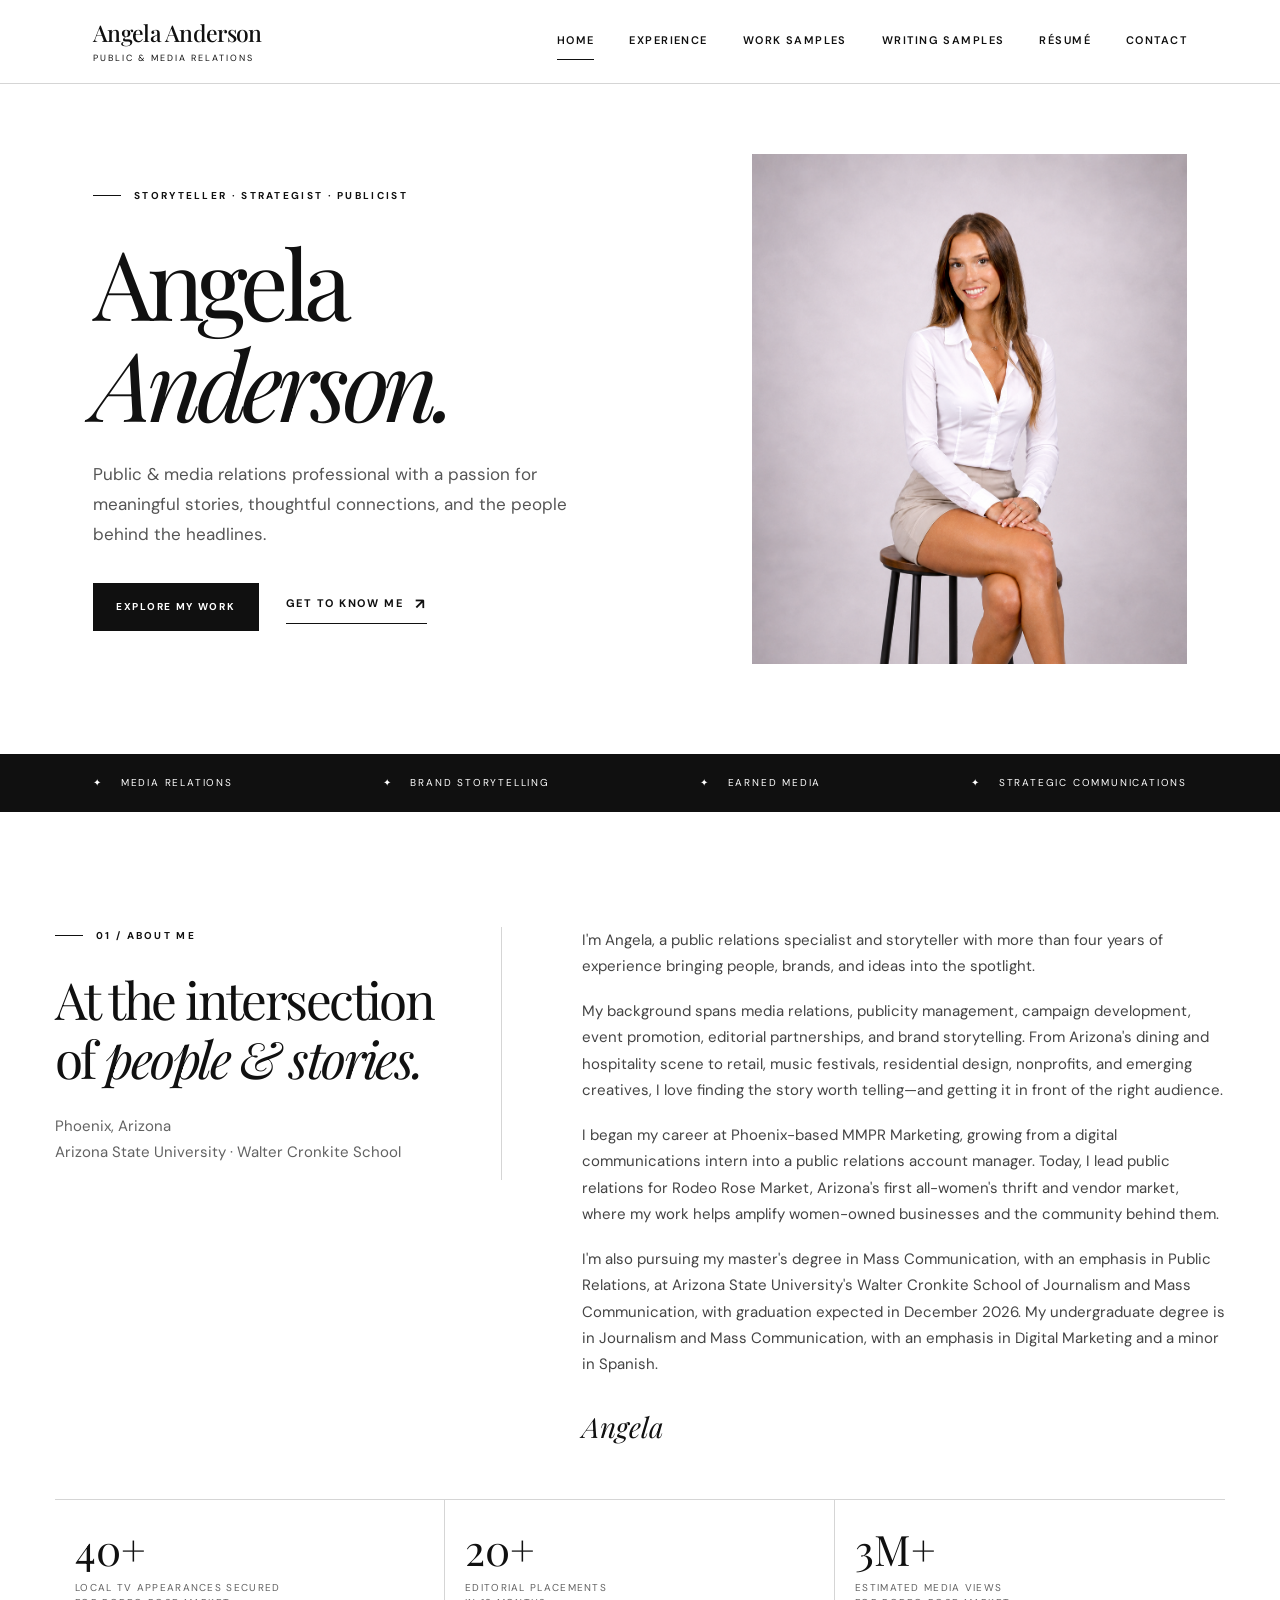
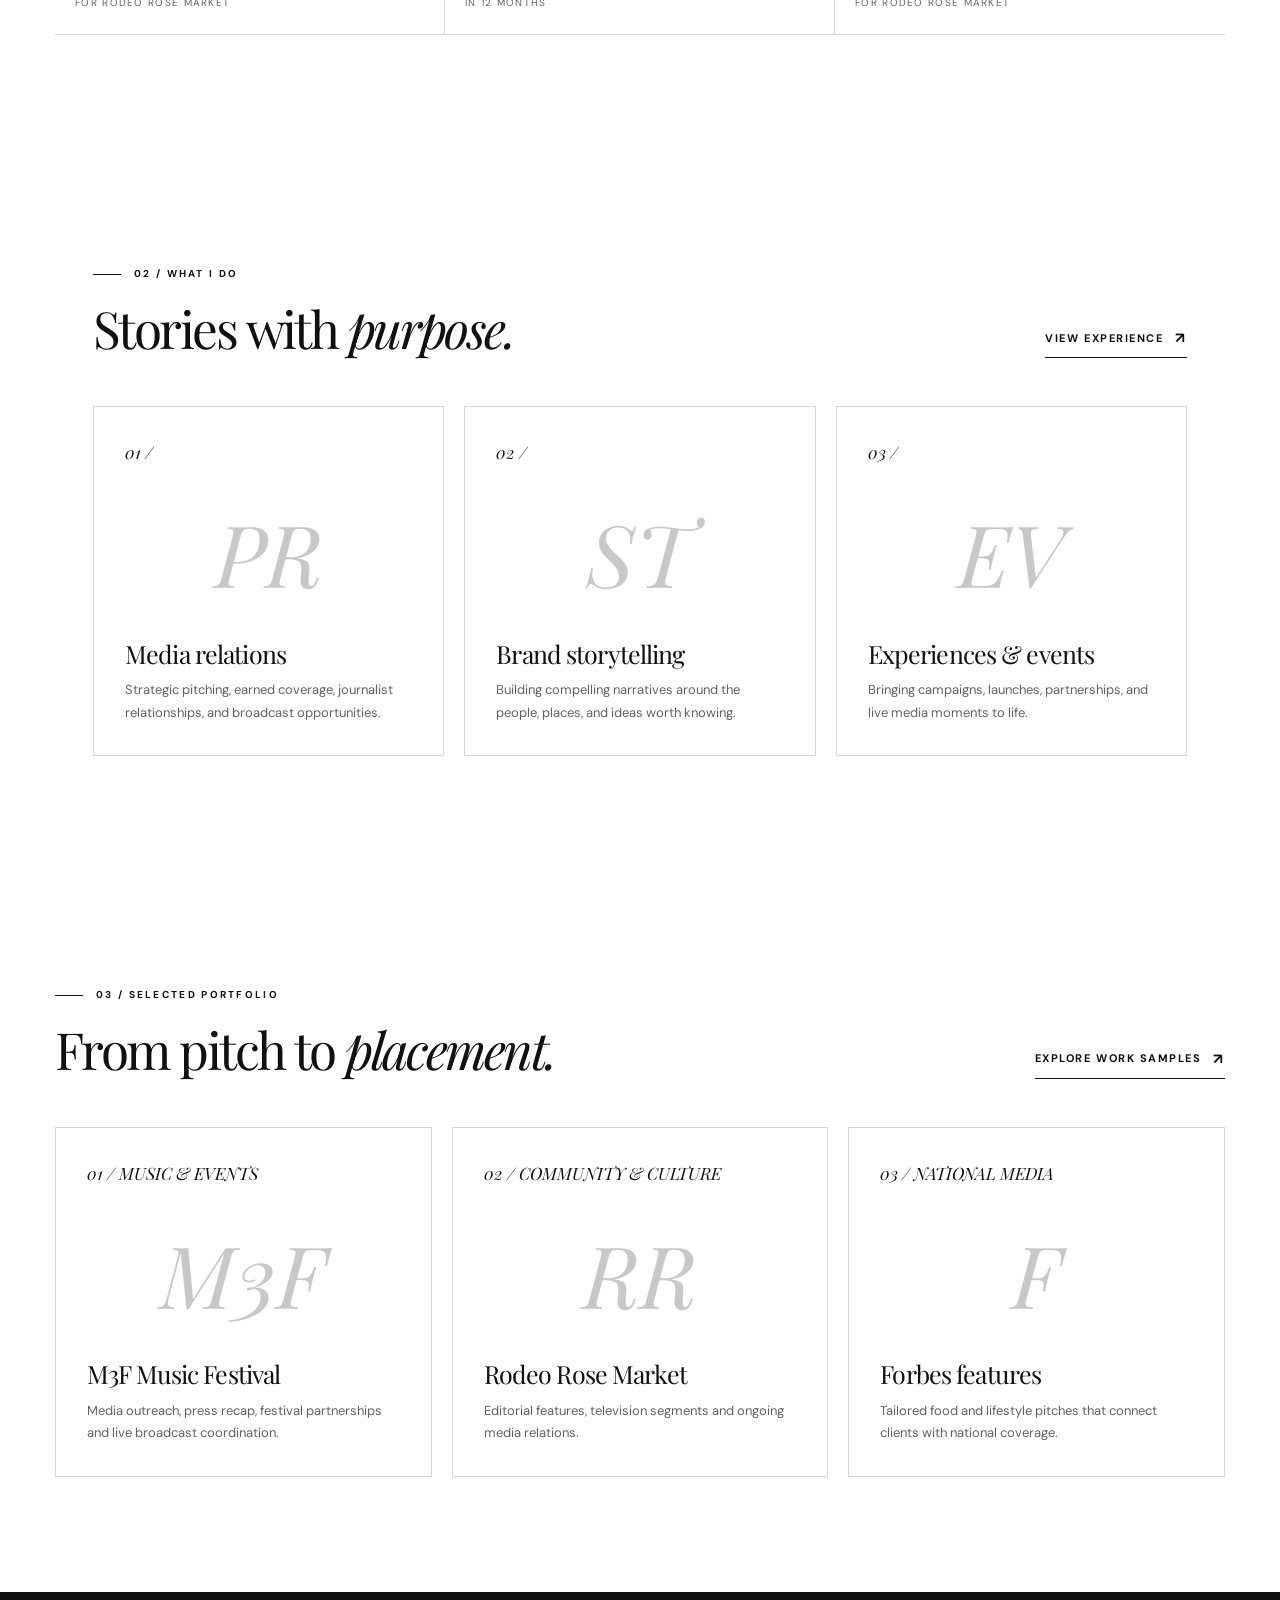
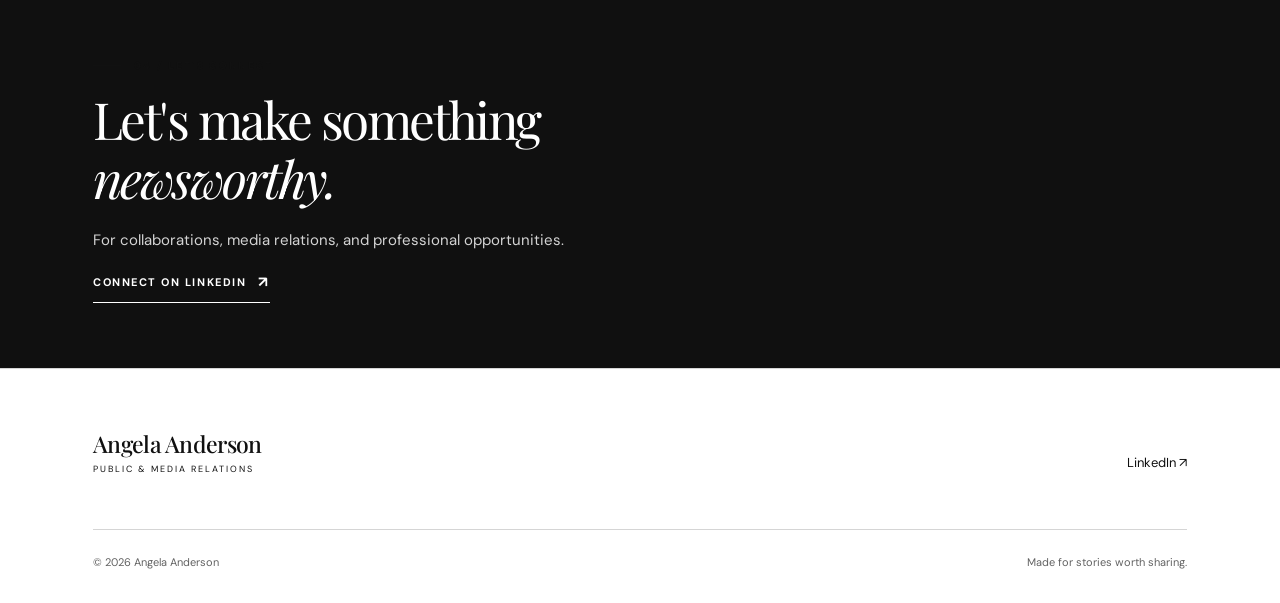
<file: index.html>
<!doctype html>
<html lang="en">

<head>
  <meta charset="utf-8">
  <meta name="viewport" content="width=device-width, initial-scale=1">

  <meta name="description" content="Portfolio of Angela Anderson, public and media relations professional specializing in storytelling, publicity, and earned media.">

  <title>Angela Anderson | Public & Media Relations</title>

  <link rel="stylesheet" href="styles.css">

  <style>
    /* Homepage portrait overrides */

    .hero-art.hero-photo {
      height: 510px;
      min-height: 0;
      aspect-ratio: auto;
      background: transparent !important;
      border: none !important;
      padding: 0 !important;
      overflow: hidden;
      position: relative;
    }

    .hero-art.hero-photo::before,
    .hero-art.hero-photo::after {
      content: none !important;
      display: none !important;
    }

    .hero-art.hero-photo img {
      display: block;
      width: 100%;
      height: 100%;
      object-fit: cover;
      object-position: center top;
    }

    @media (max-width: 600px) {
      .hero-art.hero-photo {
        height: 400px;
      }
    }
  </style>
</head>

<body>

  <!-- HEADER -->
  <header class="site-header">
    <nav class="nav container" aria-label="Main navigation">

      <a class="brand" href="index.html">
        <strong>Angela Anderson</strong>
        <span>Public & Media Relations</span>
      </a>

      <button
        class="menu-toggle"
        aria-label="Open navigation"
        aria-expanded="false">
        ☰
      </button>

   
<div class="nav-links">
  <a aria-current="page" href="index.html">Home</a>
  <a href="experience.html">Experience</a>
  <a href="work.html">Work Samples</a>
  <a href="writing.html">Writing Samples</a>
  <a href="resume.html">Résumé</a>
  <a href="#contact">Contact</a>
</div>
    </nav>
  </header>

  <main>

    <!-- HOMEPAGE HERO -->
    <section class="hero container">

      <div class="hero-copy">

        <div class="eyebrow">
          Storyteller · Strategist · Publicist
        </div>

        <h1>
          Angela<br>
          <span class="italic">Anderson.</span>
        </h1>

        <p>
          Public & media relations professional with a passion
          for meaningful stories, thoughtful connections,
          and the people behind the headlines.
        </p>

        <div class="hero-links">
          <a class="btn" href="work.html">
            Explore my work
          </a>

          <a class="text-link" href="#about">
            Get to know me
          </a>
        </div>

      </div>

      <!-- ANGELA'S PORTRAIT -->
      <div class="hero-art hero-photo">
        <img
          src="AngelaFullLength.png"
          alt="Angela Anderson"
          width="800"
          height="1000"
        >
      </div>

    </section>
    <!-- END HOMEPAGE HERO -->


    <!-- MARQUEE -->
    <div class="marquee">
      <div class="container marquee-inner">
        <span>Media Relations</span>
        <span>Brand Storytelling</span>
        <span>Earned Media</span>
        <span>Strategic Communications</span>
      </div>
    </div>


    <!-- ABOUT ME -->
    <section class="section container" id="about">

      <div class="about-grid">

        <div class="about-side">

          <div class="eyebrow">01 / About me</div>

          <h2>
            At the intersection of
            <span class="italic">people & stories.</span>
          </h2>

          <p class="muted">
            Phoenix, Arizona<br>
            Arizona State University · Walter Cronkite School
          </p>

        </div>

        <div class="about-copy">

          <p>
            I'm Angela, a public relations specialist and storyteller
            with more than four years of experience bringing people,
            brands, and ideas into the spotlight.
          </p>

          <p>
            My background spans media relations, publicity management,
            campaign development, event promotion, editorial partnerships,
            and brand storytelling. From Arizona's dining and hospitality
            scene to retail, music festivals, residential design,
            nonprofits, and emerging creatives, I love finding the story
            worth telling—and getting it in front of the right audience.
          </p>

          <p>
            I began my career at Phoenix-based MMPR Marketing, growing
            from a digital communications intern into a public relations
            account manager. Today, I lead public relations for Rodeo
            Rose Market, Arizona's first all-women's thrift and vendor
            market, where my work helps amplify women-owned businesses
            and the community behind them.
          </p>

          <p>
            I'm also pursuing my master's degree in Mass Communication,
            with an emphasis in Public Relations, at Arizona State
            University's Walter Cronkite School of Journalism and Mass
            Communication, with graduation expected in December 2026.
            My undergraduate degree is in Journalism and Mass
            Communication, with an emphasis in Digital Marketing and
            a minor in Spanish.
          </p>

          <div class="signature">Angela</div>

        </div>

      </div>


      <!-- MEDIA RESULTS -->
      <div class="stats">

        <div class="stat">
          <strong>40+</strong>
          <span>
            Local TV appearances secured<br>
            for Rodeo Rose Market
          </span>
        </div>

        <div class="stat">
          <strong>20+</strong>
          <span>
            Editorial placements<br>
            in 12 months
          </span>
        </div>

        <div class="stat">
          <strong>3M+</strong>
          <span>
            Estimated media views<br>
            for Rodeo Rose Market
          </span>
        </div>

      </div>

    </section>


    <!-- WHAT I DO -->
    <section class="section alt">

      <div class="container">

        <div class="section-top">

          <div>
            <div class="eyebrow">02 / What I do</div>
            <h2>
              Stories with <span class="italic">purpose.</span>
            </h2>
          </div>

          <a class="text-link" href="experience.html">
            View experience
          </a>

        </div>


        <div class="project-grid">

          <article class="project">
            <span class="index">01 /</span>
            <div class="motif">PR</div>

            <h3>Media relations</h3>

            <p>
              Strategic pitching, earned coverage, journalist
              relationships, and broadcast opportunities.
            </p>
          </article>

          <article class="project">
            <span class="index">02 /</span>
            <div class="motif">ST</div>

            <h3>Brand storytelling</h3>

            <p>
              Building compelling narratives around the people,
              places, and ideas worth knowing.
            </p>
          </article>

          <article class="project">
            <span class="index">03 /</span>
            <div class="motif">EV</div>

            <h3>Experiences & events</h3>

            <p>
              Bringing campaigns, launches, partnerships,
              and live media moments to life.
            </p>
          </article>

        </div>

      </div>

    </section>


    <!-- FEATURED WORK -->
    <section class="section container" id="featured">

      <div class="section-top">

        <div>
          <div class="eyebrow">03 / Selected portfolio</div>

          <h2>
            From pitch to <span class="italic">placement.</span>
          </h2>
        </div>

        <a class="text-link" href="work.html">
          Explore work samples
        </a>

      </div>


      <div class="project-grid">

        <a class="project" href="work.html#m3f">
          <span class="index">01 / MUSIC & EVENTS</span>
          <div class="motif">M3F</div>

          <h3>M3F Music Festival</h3>

          <p>
            Media outreach, press recap, festival partnerships
            and live broadcast coordination.
          </p>
        </a>

        <a class="project" href="work.html#rodeo">
          <span class="index">02 / COMMUNITY & CULTURE</span>
          <div class="motif">RR</div>

          <h3>Rodeo Rose Market</h3>

          <p>
            Editorial features, television segments
            and ongoing media relations.
          </p>
        </a>

        <a class="project" href="work.html#forbes">
          <span class="index">03 / NATIONAL MEDIA</span>
          <div class="motif">F</div>

          <h3>Forbes features</h3>

          <p>
            Tailored food and lifestyle pitches that connect
            clients with national coverage.
          </p>
        </a>

      </div>

    </section>


    <!-- CONTACT -->
    <section class="contact-strip" id="contact">

      <div class="container">

        <div class="eyebrow">04 / Let's connect</div>

        <h2>
          Let's make something <i>newsworthy.</i>
        </h2>

        <p>
          For collaborations, media relations,
          and professional opportunities.
        </p>

        <a
          class="text-link"
          href="https://www.linkedin.com/in/angelaandersonr"
          target="_blank"
          rel="noopener noreferrer">
          Connect on LinkedIn
        </a>

      </div>

    </section>

  </main>


  <!-- FOOTER -->
  <footer class="footer">

    <div class="container">

      <div class="footer-main">

        <div>
          <a class="brand" href="index.html">
            <strong>Angela Anderson</strong>
            <span>Public & Media Relations</span>
          </a>
        </div>

        <div class="footer-contact">

          
          </a>

          <a
            href="https://www.linkedin.com/in/angelaandersonr"
            target="_blank"
            rel="noopener noreferrer">
            LinkedIn ↗
          </a>

        </div>

      </div>

      <div class="footer-bottom">
        <span>© 2026 Angela Anderson</span>
        <span>Made for stories worth sharing.</span>
      </div>

    </div>

  </footer>

  <script src="script.js"></script>

</body>
</html>
</file>
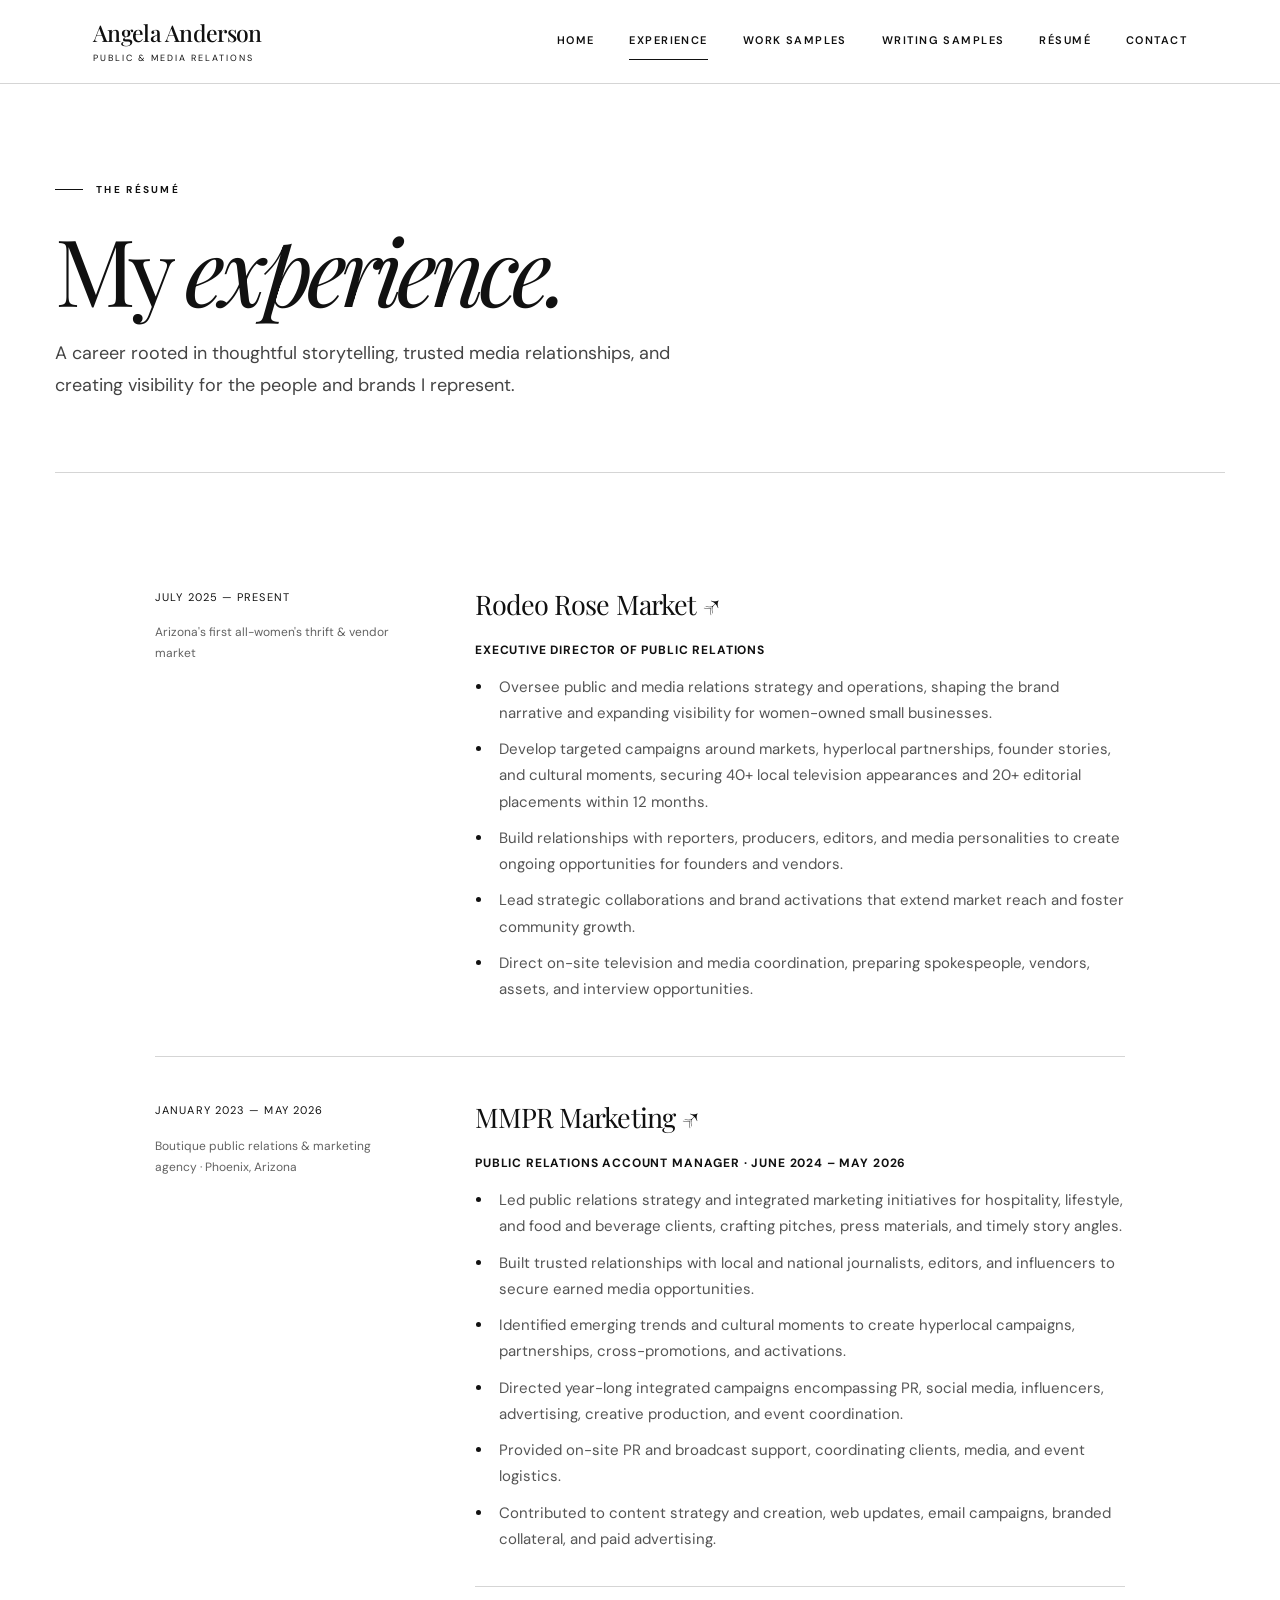
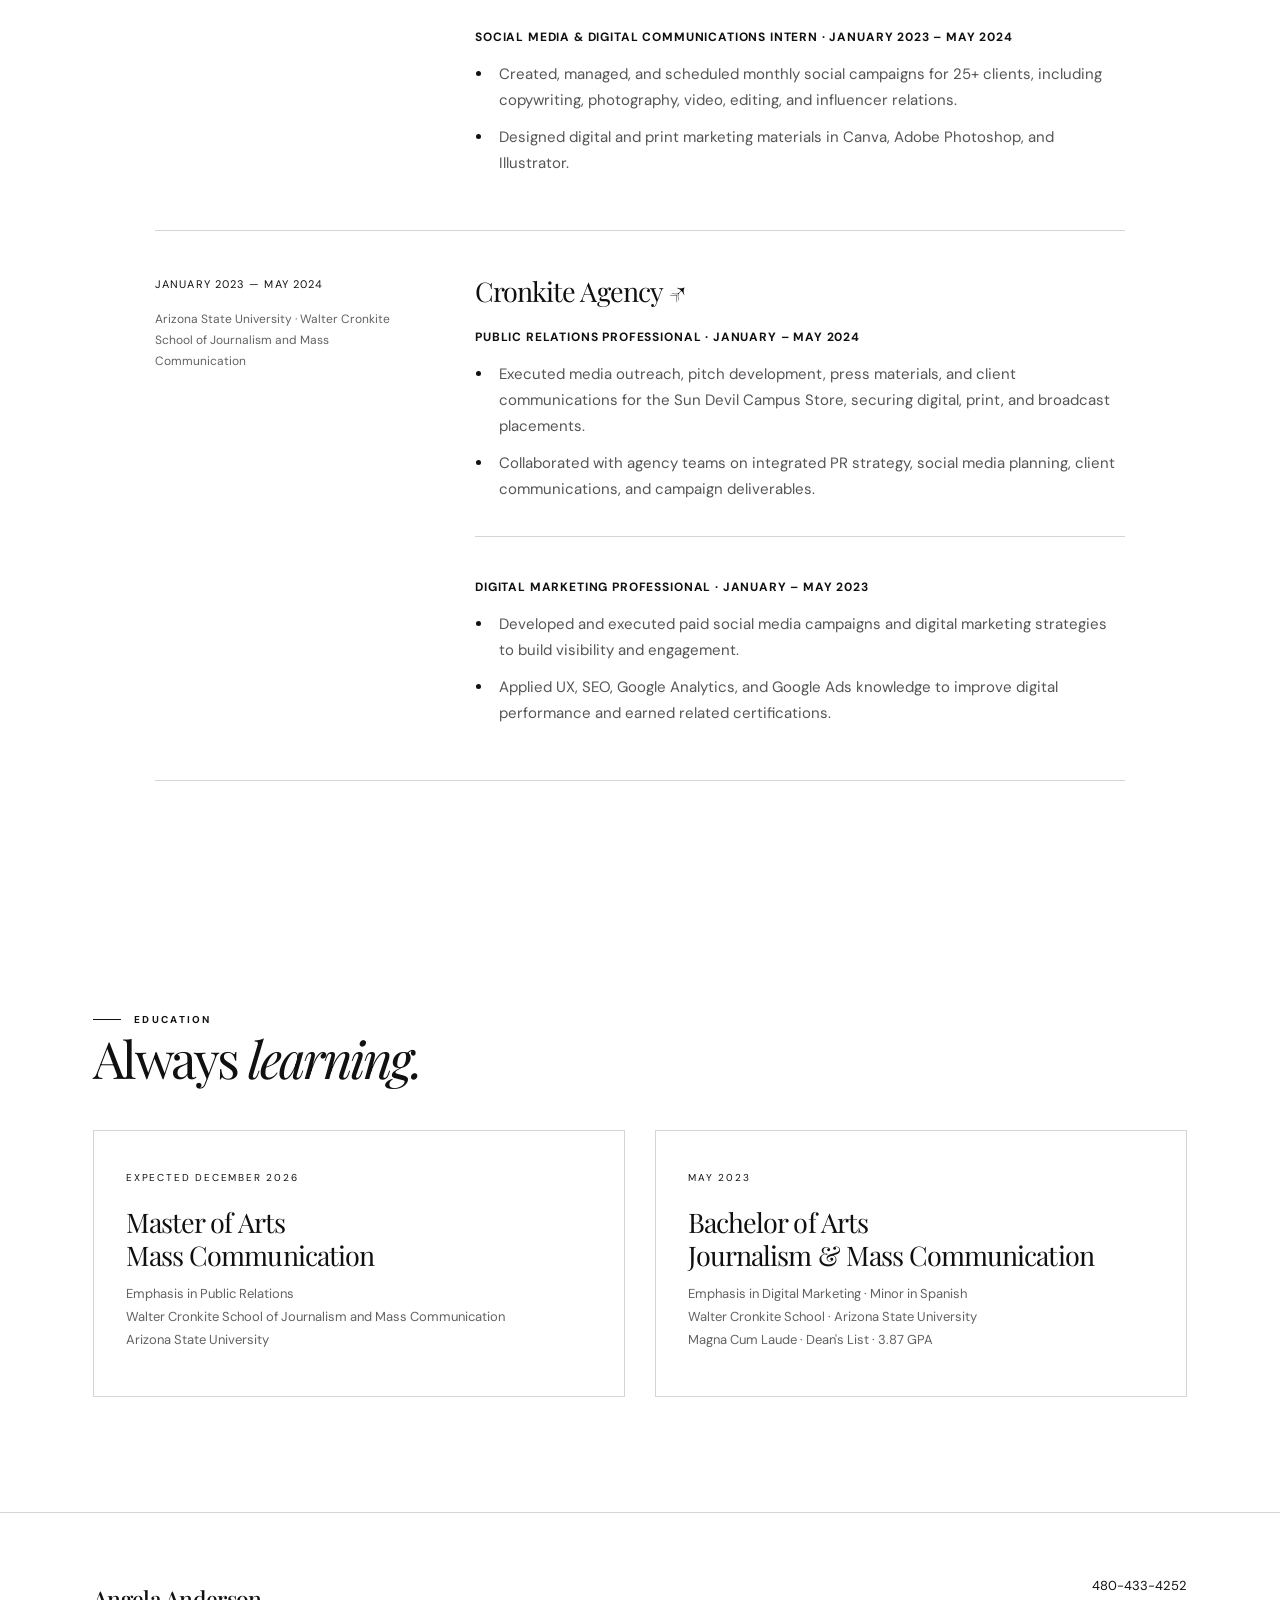
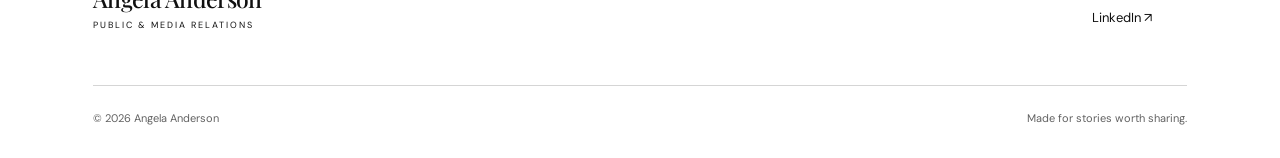
<file: experience.html>
<!doctype html><html lang="en"><head><meta charset="utf-8"><meta name="viewport" content="width=device-width,initial-scale=1"><meta name="description" content="Professional experience and education of Angela Anderson."><title>Experience | Angela Anderson</title><link rel="stylesheet" href="styles.css"></head><body><header class="site-header"><nav class="nav container" aria-label="Main navigation"><a class="brand" href="index.html"><strong>Angela Anderson</strong><span>Public & Media Relations</span></a><button class="menu-toggle" aria-label="Open navigation" aria-expanded="false">☰</button><div class="nav-links"><a href="index.html">Home</a><a aria-current="page" href="experience.html">Experience</a><a href="work.html">Work Samples</a><a href="writing.html">Writing Samples</a> <a href="resume.html">Résumé</a> <a href="index.html#contact">Contact</a></div></nav></header><main><section class="page-hero container"><div class="eyebrow">The résumé</div><h1>My <span class="italic">experience.</span></h1><p class="lead">A career rooted in thoughtful storytelling, trusted media relationships, and creating visibility for the people and brands I represent.</p></section><section class="section container"><div class="timeline">
<article class="job"><div class="job-meta">July 2025 — Present<p>Arizona's first all-women's thrift & vendor market</p></div><div><h3><a href="https://www.instagram.com/rodeorosemarket/" target="_blank" rel="noopener noreferrer">Rodeo Rose Market ↗</a></h3><div class="role">Executive Director of Public Relations</div><ul><li>Oversee public and media relations strategy and operations, shaping the brand narrative and expanding visibility for women-owned small businesses.</li><li>Develop targeted campaigns around markets, hyperlocal partnerships, founder stories, and cultural moments, securing 40+ local television appearances and 20+ editorial placements within 12 months.</li><li>Build relationships with reporters, producers, editors, and media personalities to create ongoing opportunities for founders and vendors.</li><li>Lead strategic collaborations and brand activations that extend market reach and foster community growth.</li><li>Direct on-site television and media coordination, preparing spokespeople, vendors, assets, and interview opportunities.</li></ul></div></article>
<article class="job"><div class="job-meta">January 2023 — May 2026<p>Boutique public relations & marketing agency · Phoenix, Arizona</p></div><div><h3><a href="https://www.mmprmarketing.com/" target="_blank" rel="noopener noreferrer">MMPR Marketing ↗</a></h3><div class="role">Public Relations Account Manager · June 2024 – May 2026</div><ul><li>Led public relations strategy and integrated marketing initiatives for hospitality, lifestyle, and food and beverage clients, crafting pitches, press materials, and timely story angles.</li><li>Built trusted relationships with local and national journalists, editors, and influencers to secure earned media opportunities.</li><li>Identified emerging trends and cultural moments to create hyperlocal campaigns, partnerships, cross-promotions, and activations.</li><li>Directed year-long integrated campaigns encompassing PR, social media, influencers, advertising, creative production, and event coordination.</li><li>Provided on-site PR and broadcast support, coordinating clients, media, and event logistics.</li><li>Contributed to content strategy and creation, web updates, email campaigns, branded collateral, and paid advertising.</li></ul><div class="subjob"><div class="role">Social Media & Digital Communications Intern · January 2023 – May 2024</div><ul><li>Created, managed, and scheduled monthly social campaigns for 25+ clients, including copywriting, photography, video, editing, and influencer relations.</li><li>Designed digital and print marketing materials in Canva, Adobe Photoshop, and Illustrator.</li></ul></div></div></article>
<article class="job"><div class="job-meta">January 2023 — May 2024<p>Arizona State University · Walter Cronkite School of Journalism and Mass Communication</p></div><div><h3><a href="https://cronkite.asu.edu/experiences/agency" target="_blank" rel="noopener noreferrer">Cronkite Agency ↗</a></h3><div class="role">Public Relations Professional · January – May 2024</div><ul><li>Executed media outreach, pitch development, press materials, and client communications for the Sun Devil Campus Store, securing digital, print, and broadcast placements.</li><li>Collaborated with agency teams on integrated PR strategy, social media planning, client communications, and campaign deliverables.</li></ul><div class="subjob"><div class="role">Digital Marketing Professional · January – May 2023</div><ul><li>Developed and executed paid social media campaigns and digital marketing strategies to build visibility and engagement.</li><li>Applied UX, SEO, Google Analytics, and Google Ads knowledge to improve digital performance and earned related certifications.</li></ul></div></div></article>
</div></section><section class="section alt"><div class="container"><div class="eyebrow">Education</div><h2>Always <span class="italic">learning.</span></h2><div class="education"><div class="edu-card"><span class="date">Expected December 2026</span><h3>Master of Arts<br>Mass Communication</h3><p>Emphasis in Public Relations<br>Walter Cronkite School of Journalism and Mass Communication<br>Arizona State University</p></div><div class="edu-card"><span class="date">May 2023</span><h3>Bachelor of Arts<br>Journalism & Mass Communication</h3><p>Emphasis in Digital Marketing · Minor in Spanish<br>Walter Cronkite School · Arizona State University<br>Magna Cum Laude · Dean's List · 3.87 GPA</p></div></div></div></section></main><footer class="footer"><div class="container"><div class="footer-main"><div><a class="brand" href="index.html"><strong>Angela Anderson</strong><span>Public & Media Relations</span></a></div><div class="footer-contact"><a href="tel:+14804334252">480-433-4252</a><a href="https://www.linkedin.com/in/angelaandersonr" target="_blank" rel="noopener noreferrer">LinkedIn ↗</a></div></div><div class="footer-bottom"><span>© 2026 Angela Anderson</span><span>Made for stories worth sharing.</span></div></div></footer><script src="script.js"></script></body></html>
</file>
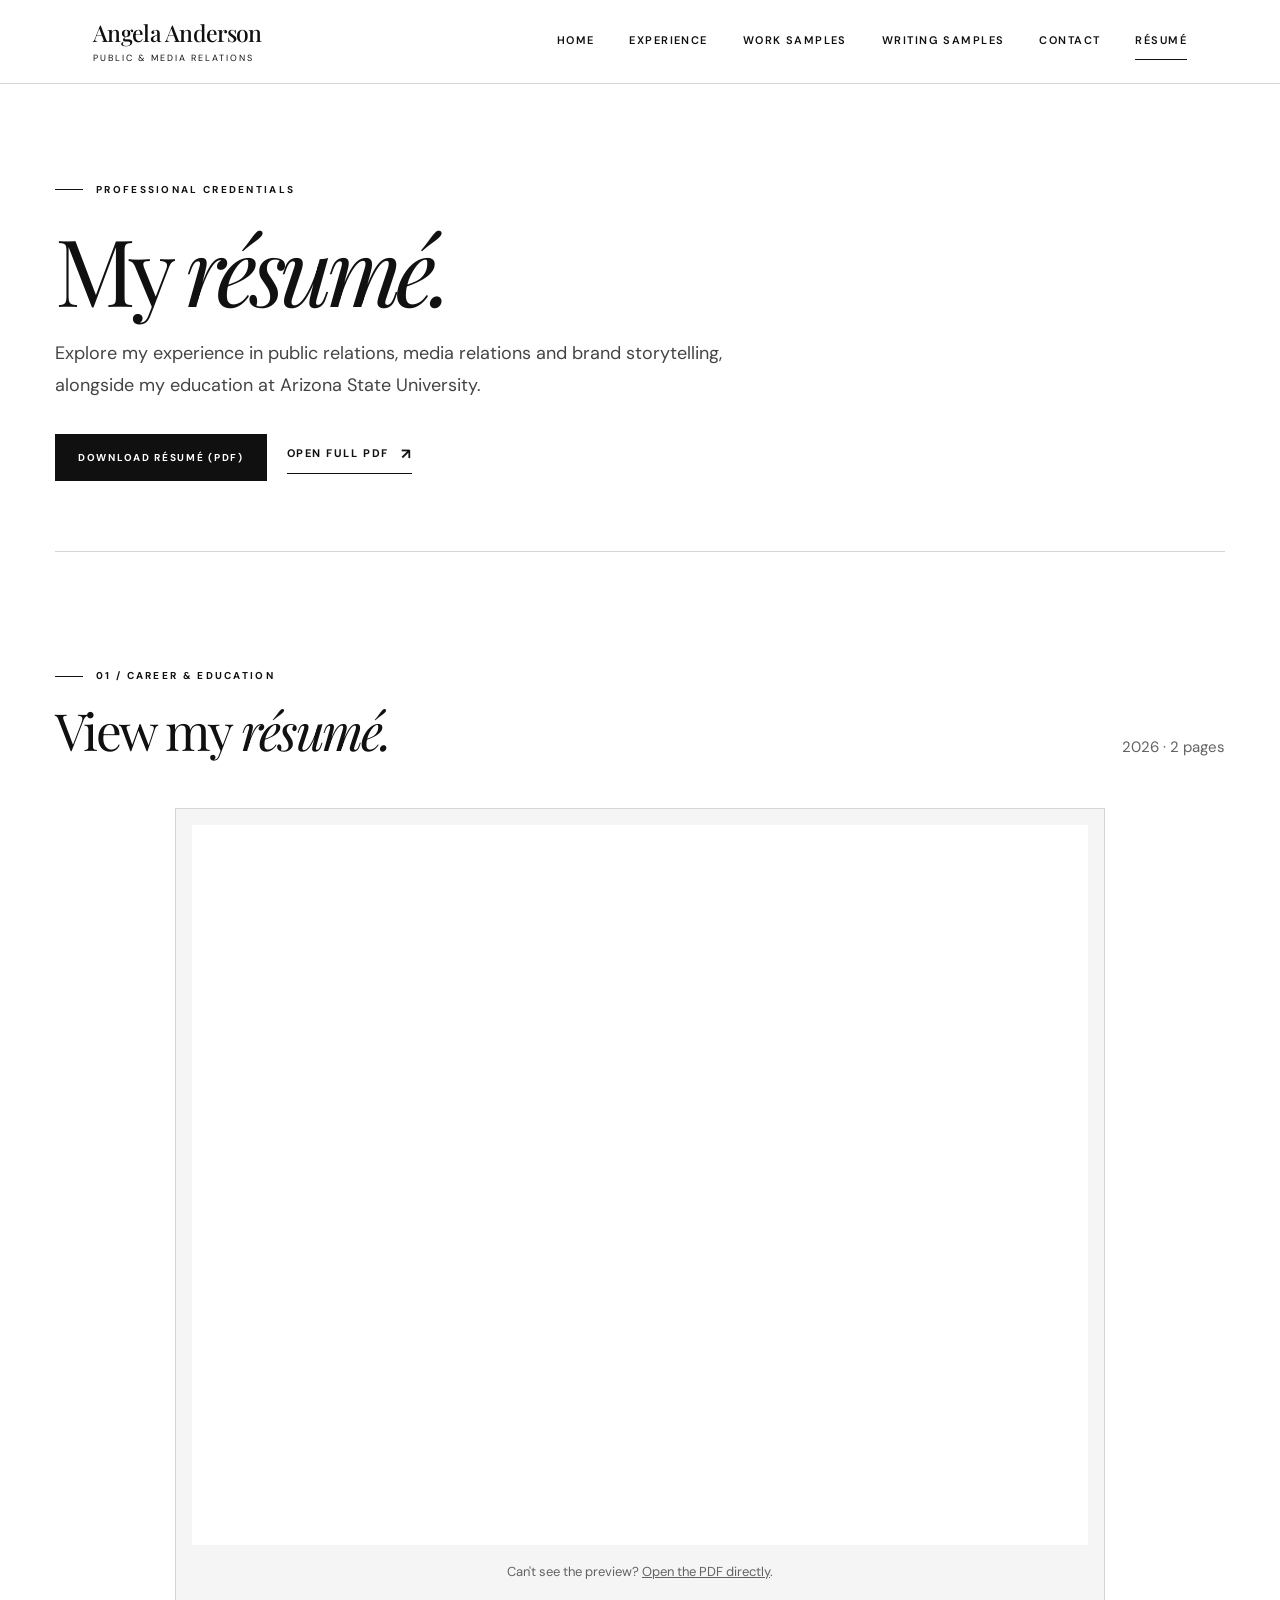
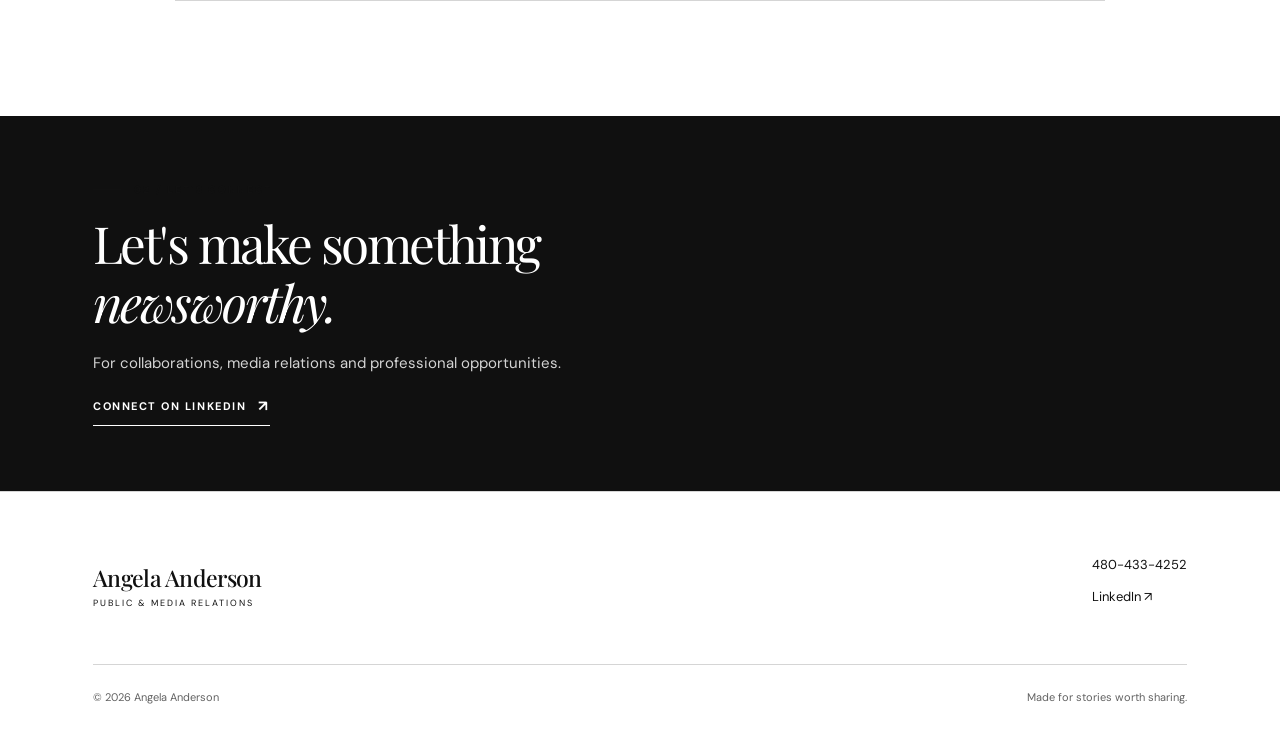
<file: resume.html>
<!doctype html>
<html lang="en">
<head>
  <meta charset="utf-8">
  <meta name="viewport" content="width=device-width, initial-scale=1">
  <meta name="description" content="View or download Angela Anderson's professional résumé in public and media relations.">
  <title>Résumé | Angela Anderson</title>
  <link rel="stylesheet" href="styles.css">
  <style>
    .resume-actions {display:flex;flex-wrap:wrap;align-items:center;gap:20px;margin-top:32px}
    .resume-actions .text-link{white-space:nowrap}
    .resume-frame-wrap{background:#f5f5f5;border:1px solid var(--rule,#d5d5d5);padding:16px;max-width:930px;margin:auto}
    .resume-frame{display:block;width:100%;height:min(80vh,1000px);min-height:600px;border:0;background:white}
    .resume-fallback{font-size:13px;color:#626262;text-align:center;margin:16px 0 0}
    .resume-fallback a{text-decoration:underline}
    @media(max-width:600px){.resume-frame-wrap{padding:7px}.resume-frame{height:65vh;min-height:420px}.resume-actions{gap:18px}}
  </style>
</head>
<body>
<header class="site-header">
  <nav class="nav container" aria-label="Main navigation">
    <a class="brand" href="index.html"><strong>Angela Anderson</strong><span>Public &amp; Media Relations</span></a>
    <button class="menu-toggle" aria-label="Open navigation" aria-expanded="false">☰</button>
    <div class="nav-links">
      <a href="index.html">Home</a>
      <a href="experience.html">Experience</a>
      <a href="work.html">Work Samples</a>
      <a href="writing.html">Writing Samples</a>
      <a href="index.html#contact">Contact</a>
      <a href="resume.html" aria-current="page">Résumé</a>
    </div>
  </nav>
</header>
<main>
  <section class="page-hero container">
    <div class="eyebrow">Professional credentials</div>
    <h1>My <span class="italic">résumé.</span></h1>
    <p class="lead">Explore my experience in public relations, media relations and brand storytelling, alongside my education at Arizona State University.</p>
    <div class="resume-actions">
      <a class="btn" href="Angela-Anderson-Resume-2026.pdf" download="Angela-Anderson-Resume-2026.pdf">Download résumé (PDF)</a>
      <a class="text-link" href="Angela-Anderson-Resume-2026.pdf" target="_blank" rel="noopener">Open full PDF</a>
    </div>
  </section>
  <section class="section container" aria-labelledby="preview-title">
    <div class="section-top">
      <div>
        <div class="eyebrow">01 / Career &amp; education</div>
        <h2 id="preview-title">View my <span class="italic">résumé.</span></h2>
      </div>
      <span class="muted">2026 · 2 pages</span>
    </div>
    <div class="resume-frame-wrap">
      <iframe class="resume-frame" title="Angela Anderson résumé PDF preview" src="Angela-Anderson-Resume-2026.pdf#toolbar=1&navpanes=0"></iframe>
      <p class="resume-fallback">Can't see the preview? <a href="Angela-Anderson-Resume-2026.pdf" target="_blank" rel="noopener">Open the PDF directly</a>.</p>
    </div>
  </section>
  <section class="contact-strip">
    <div class="container">
      <div class="eyebrow">02 / Let's connect</div>
      <h2>Let's make something <i>newsworthy.</i></h2>
      <p>For collaborations, media relations and professional opportunities.</p>
      <a class="text-link" href="https://www.linkedin.com/in/angelaandersonr" target="_blank" rel="noopener noreferrer">Connect on LinkedIn</a>
    </div>
  </section>
</main>
<footer class="footer"><div class="container"><div class="footer-main"><a class="brand" href="index.html"><strong>Angela Anderson</strong><span>Public &amp; Media Relations</span></a><div class="footer-contact"><a href="tel:+14804334252">480-433-4252</a><a href="https://www.linkedin.com/in/angelaandersonr" target="_blank" rel="noopener noreferrer">LinkedIn ↗</a></div></div><div class="footer-bottom"><span>© 2026 Angela Anderson</span><span>Made for stories worth sharing.</span></div></div></footer>
<script src="script.js"></script>
</body>
</html>
</file>
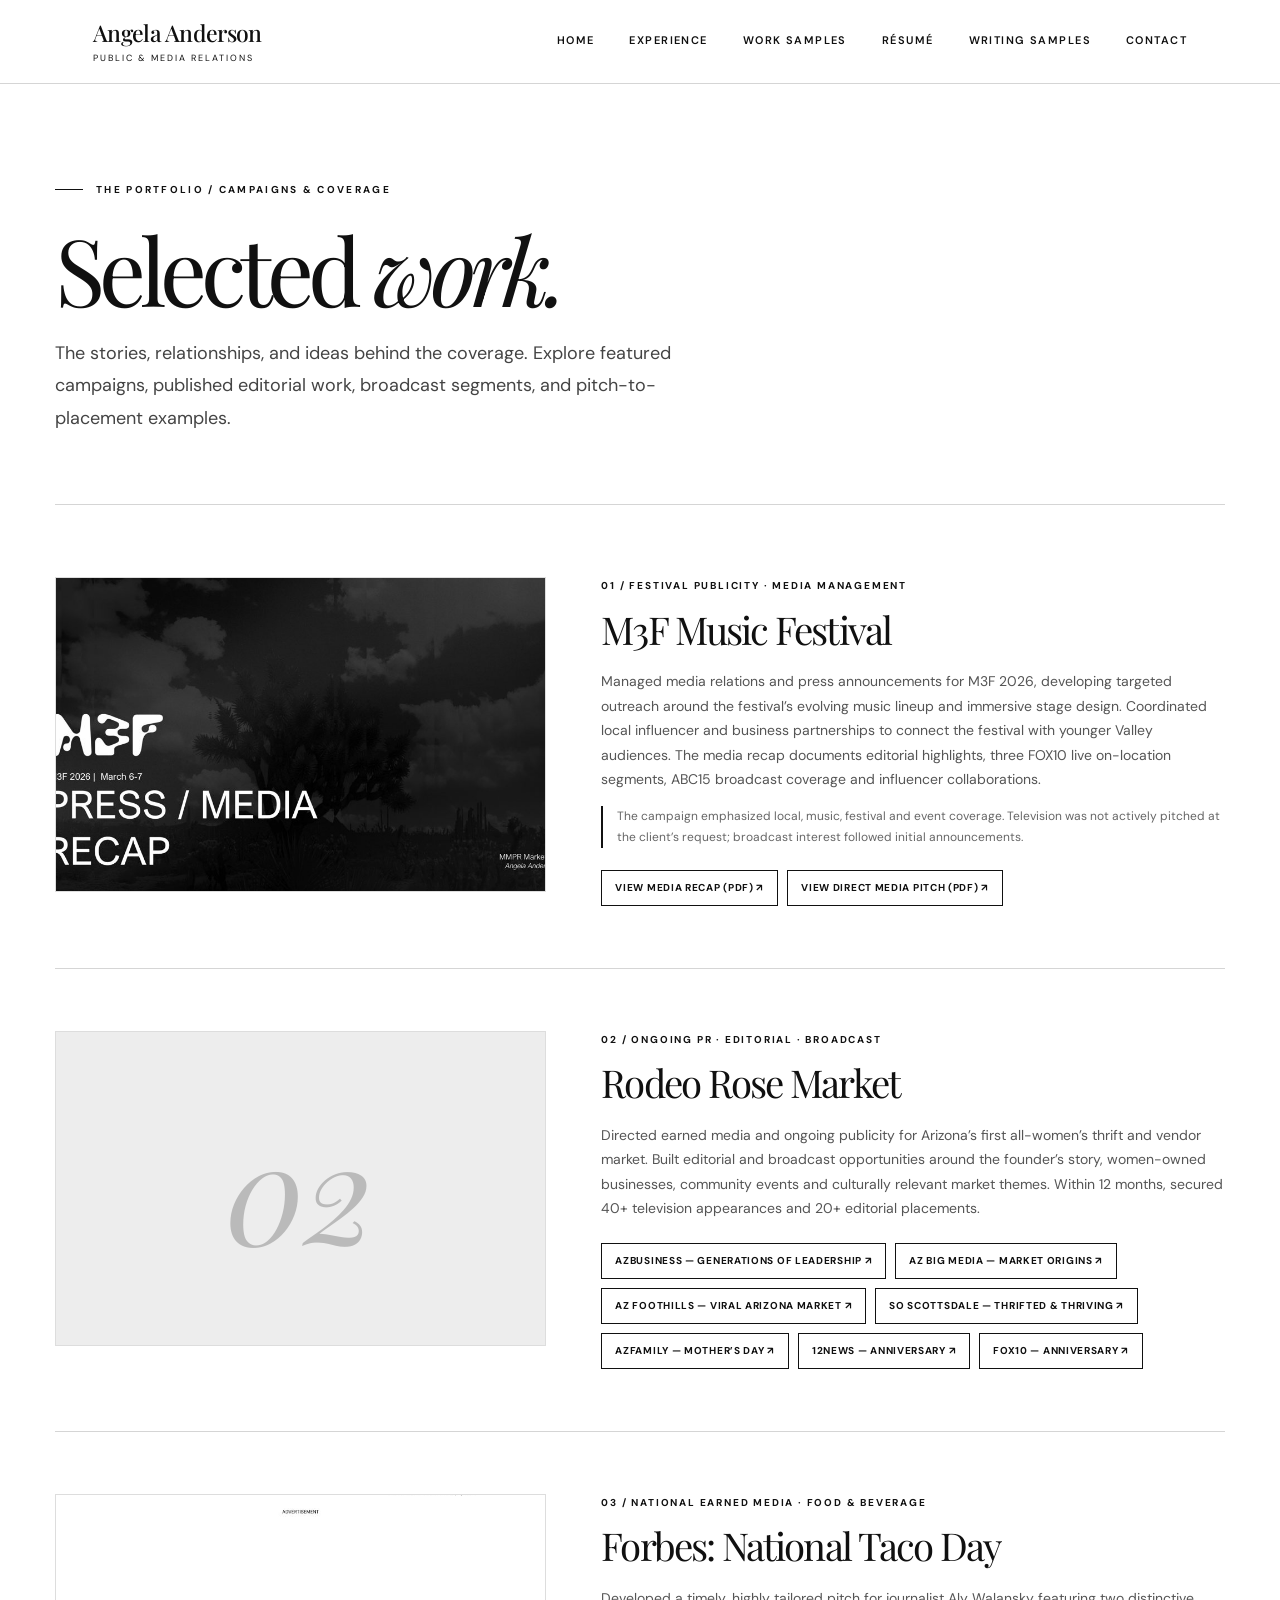
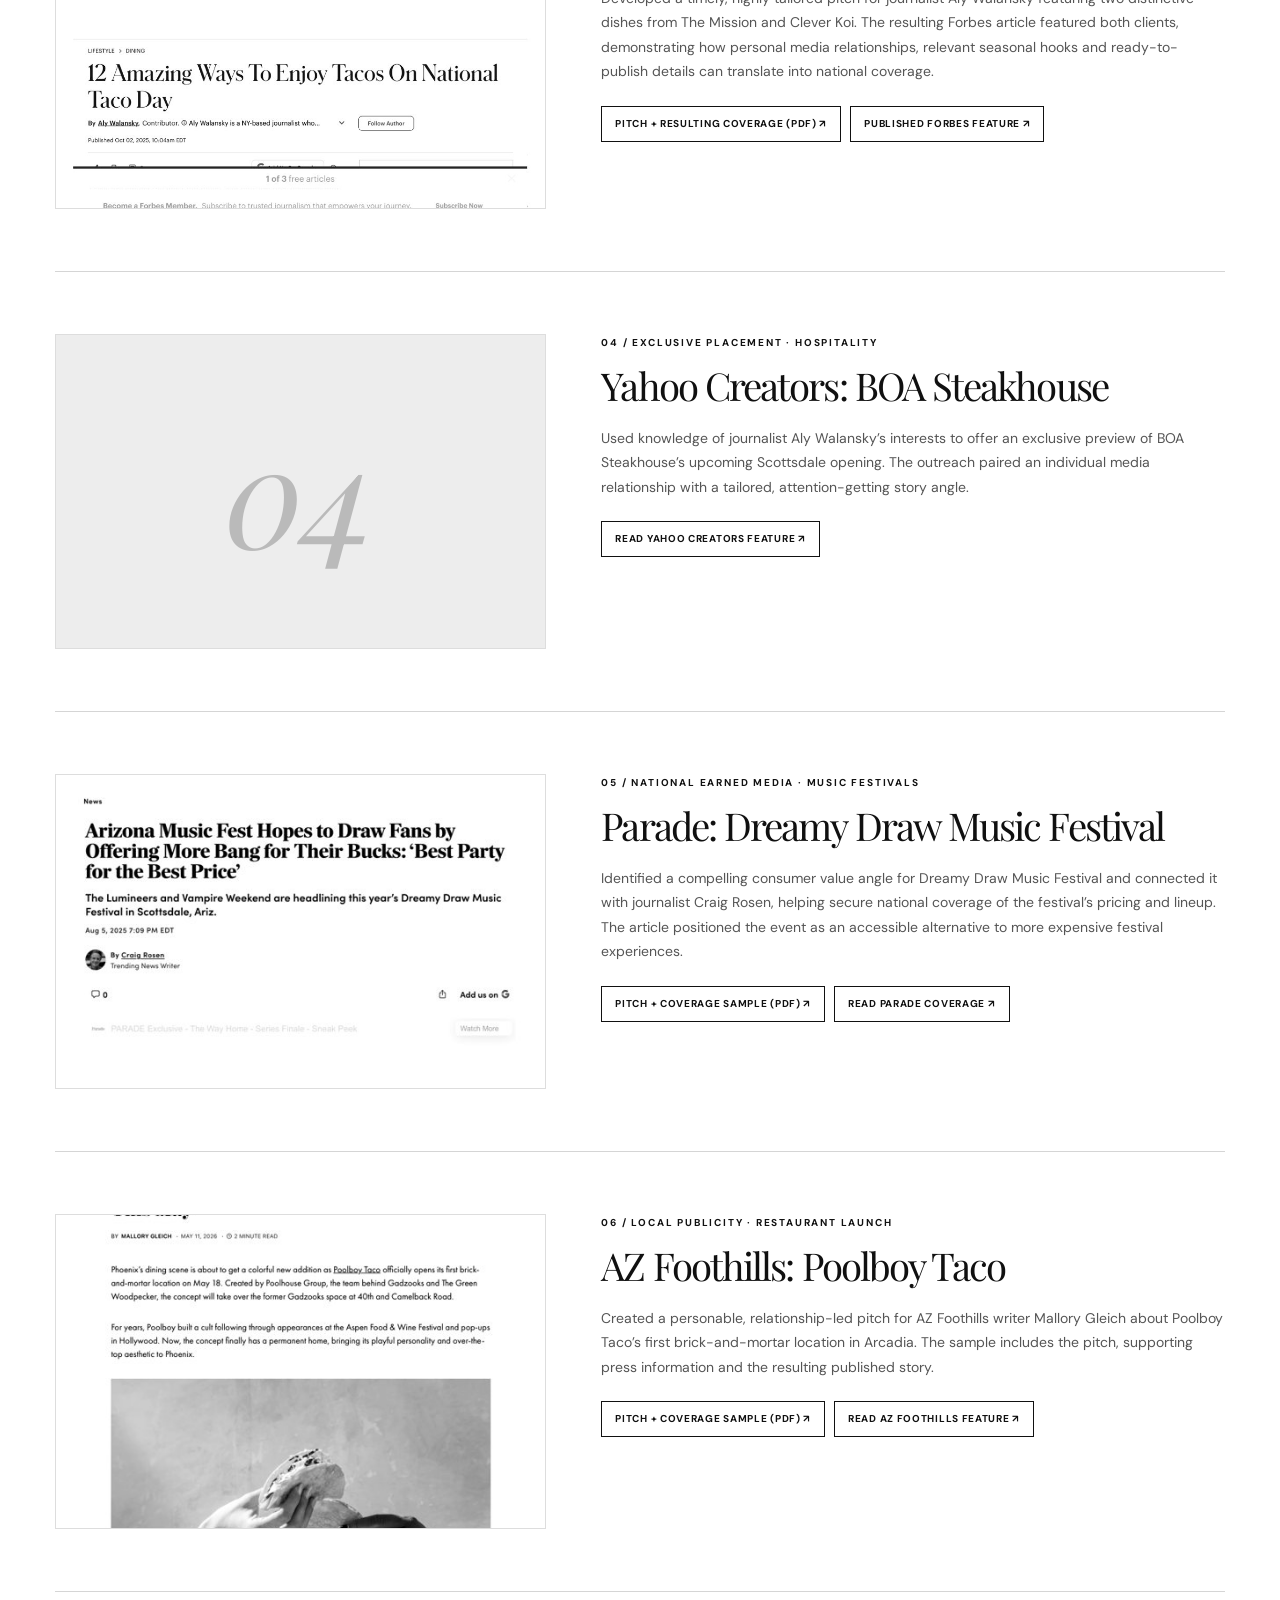
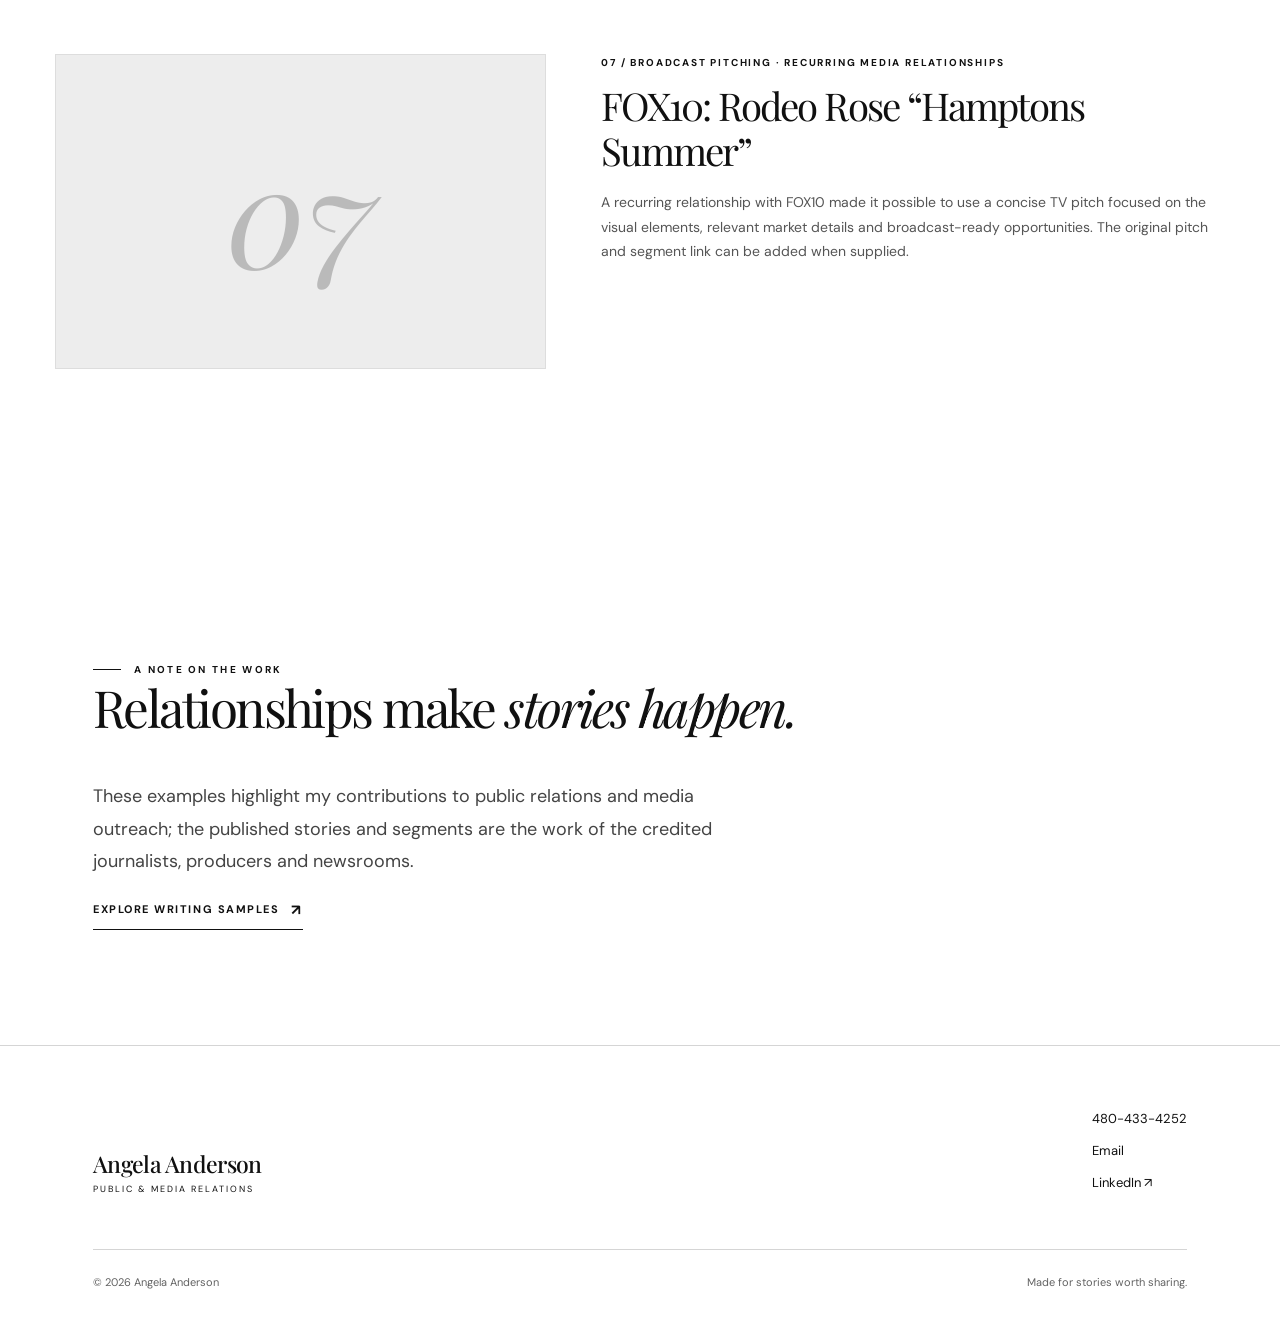
<file: work.html>
<!doctype html><html lang="en"><head><meta charset="utf-8"><meta name="viewport" content="width=device-width,initial-scale=1"><meta name="theme-color" content="#ffffff"><title>Work Samples | Angela Anderson</title><link rel="stylesheet" href="styles.css"></head><body><header class="site-header"><nav class="nav container" aria-label="Main navigation"><a class="brand" href="index.html"><strong>Angela Anderson</strong><span>Public &amp; Media Relations</span></a><button class="menu-toggle" aria-label="Open navigation" aria-expanded="false">☰</button><div class="nav-links"><a href="index.html">Home</a><a href="experience.html">Experience</a><a href="work.html">Work Samples</a> <a href="resume.html">Résumé</a> <a href="writing.html">Writing Samples</a><a href="index.html#contact">Contact</a></div></nav></header><main><section class="page-hero container"><div class="eyebrow">The portfolio / Campaigns &amp; coverage</div><h1>Selected <span class="italic">work.</span></h1><p class="lead">The stories, relationships, and ideas behind the coverage. Explore featured campaigns, published editorial work, broadcast segments, and pitch-to-placement examples.</p></section><section class="section container case-list"><article class="case" id="m3f"><div class="case-image"><img src="samples/m3f-recap.jpg" alt="Black-and-white preview of supplied media coverage" loading="lazy"></div><div class="case-detail"><div class="sample-kicker">01 / Festival publicity · Media management</div><h2>M3F Music Festival</h2><p>Managed media relations and press announcements for M3F 2026, developing targeted outreach around the festival’s evolving music lineup and immersive stage design. Coordinated local influencer and business partnerships to connect the festival with younger Valley audiences. The media recap documents editorial highlights, three FOX10 live on-location segments, ABC15 broadcast coverage and influencer collaborations.</p><p class="case-note">The campaign emphasized local, music, festival and event coverage. Television was not actively pitched at the client’s request; broadcast interest followed initial announcements.</p><div class="case-links"><a class="mini-link" href="samples/m3f-recap.pdf" target="_blank" rel="noopener noreferrer">View media recap (PDF) ↗</a> <a class="mini-link" href="samples/m3f-pitch.pdf" target="_blank" rel="noopener noreferrer">View direct media pitch (PDF) ↗</a></div></div></article><article class="case" id="rodeo"><div class="case-image"><div class="case-type">02</div></div><div class="case-detail"><div class="sample-kicker">02 / Ongoing PR · Editorial · Broadcast</div><h2>Rodeo Rose Market</h2><p>Directed earned media and ongoing publicity for Arizona’s first all-women’s thrift and vendor market. Built editorial and broadcast opportunities around the founder’s story, women-owned businesses, community events and culturally relevant market themes. Within 12 months, secured 40+ television appearances and 20+ editorial placements.</p><div class="case-links"><a class="mini-link" href="https://azbigmedia.com/publications/azbusiness-may-june-2026/" target="_blank" rel="noopener noreferrer">AZBusiness — Generations of Leadership ↗</a> <a class="mini-link" href="https://azbigmedia.com/lifestyle/rodeo-rose-market-blossoms-after-tiktok-post-by-trinity-roraback/" target="_blank" rel="noopener noreferrer">AZ Big Media — Market origins ↗</a> <a class="mini-link" href="https://www.arizonafoothillsmagazine.com/valleygirlblog/shopping/the-viral-arizona-market-bringing-women-owned-shops-to-the-valley/" target="_blank" rel="noopener noreferrer">AZ Foothills — Viral Arizona market ↗</a> <a class="mini-link" href="https://online.fliphtml5.com/aznss/SS-0426/#p=25" target="_blank" rel="noopener noreferrer">So Scottsdale — Thrifted &amp; Thriving ↗</a> <a class="mini-link" href="https://youtu.be/Jol10z0ZEVs" target="_blank" rel="noopener noreferrer">AZFamily — Mother’s Day ↗</a> <a class="mini-link" href="https://www.12news.com/video/news/local/valley/rodeo-rose-market-celebrates-1-year-anniversary/75-1a4f2370-6f26-402b-aaf8-d3612648519a" target="_blank" rel="noopener noreferrer">12News — Anniversary ↗</a> <a class="mini-link" href="https://youtu.be/rkpS-HxIi9Q" target="_blank" rel="noopener noreferrer">FOX10 — Anniversary ↗</a></div></div></article><article class="case" id="forbes"><div class="case-image"><img src="samples/forbes-pitch-and-coverage.jpg" alt="Black-and-white preview of supplied media coverage" loading="lazy"></div><div class="case-detail"><div class="sample-kicker">03 / National earned media · Food & beverage</div><h2>Forbes: National Taco Day</h2><p>Developed a timely, highly tailored pitch for journalist Aly Walansky featuring two distinctive dishes from The Mission and Clever Koi. The resulting Forbes article featured both clients, demonstrating how personal media relationships, relevant seasonal hooks and ready-to-publish details can translate into national coverage.</p><div class="case-links"><a class="mini-link" href="samples/forbes-pitch-and-coverage.pdf" target="_blank" rel="noopener noreferrer">Pitch + resulting coverage (PDF) ↗</a> <a class="mini-link" href="https://www.forbes.com/sites/alywalansky/2025/10/02/12-amazing-ways-to-enjoy-tacos-on-national-taco-day/" target="_blank" rel="noopener noreferrer">Published Forbes feature ↗</a></div></div></article><article class="case" id="yahoo"><div class="case-image"><div class="case-type">04</div></div><div class="case-detail"><div class="sample-kicker">04 / Exclusive placement · Hospitality</div><h2>Yahoo Creators: BOA Steakhouse</h2><p>Used knowledge of journalist Aly Walansky’s interests to offer an exclusive preview of BOA Steakhouse’s upcoming Scottsdale opening. The outreach paired an individual media relationship with a tailored, attention-getting story angle.</p><div class="case-links"><a class="mini-link" href="https://creators.yahoo.com/lifestyle/story/celebrity-loved-boa-steakhouse-to-open-scottsdale-location-this-spring-i-scored-exciting-exclusive-details-160032983.html" target="_blank" rel="noopener noreferrer">Read Yahoo Creators feature ↗</a></div></div></article><article class="case" id="parade"><div class="case-image"><img src="samples/parade-pitch-and-coverage.jpg" alt="Black-and-white preview of supplied media coverage" loading="lazy"></div><div class="case-detail"><div class="sample-kicker">05 / National earned media · Music festivals</div><h2>Parade: Dreamy Draw Music Festival</h2><p>Identified a compelling consumer value angle for Dreamy Draw Music Festival and connected it with journalist Craig Rosen, helping secure national coverage of the festival’s pricing and lineup. The article positioned the event as an accessible alternative to more expensive festival experiences.</p><div class="case-links"><a class="mini-link" href="samples/parade-pitch-and-coverage.pdf" target="_blank" rel="noopener noreferrer">Pitch + coverage sample (PDF) ↗</a> <a class="mini-link" href="https://parade.com/news/arizona-music-fest-hopes-to-draw-fans-by-offering-more-bang-for-their-bucks-best-party-for-the-best-price" target="_blank" rel="noopener noreferrer">Read Parade coverage ↗</a></div></div></article><article class="case" id="poolboy"><div class="case-image"><img src="samples/poolboy-pitch-and-coverage.jpg" alt="Black-and-white preview of supplied media coverage" loading="lazy"></div><div class="case-detail"><div class="sample-kicker">06 / Local publicity · Restaurant launch</div><h2>AZ Foothills: Poolboy Taco</h2><p>Created a personable, relationship-led pitch for AZ Foothills writer Mallory Gleich about Poolboy Taco’s first brick-and-mortar location in Arcadia. The sample includes the pitch, supporting press information and the resulting published story.</p><div class="case-links"><a class="mini-link" href="samples/poolboy-pitch-and-coverage.pdf" target="_blank" rel="noopener noreferrer">Pitch + coverage sample (PDF) ↗</a> <a class="mini-link" href="https://www.arizonafoothillsmagazine.com/taste/grand-opening/poolboy-taco-makes-its-debut-in-arcadia-this-may" target="_blank" rel="noopener noreferrer">Read AZ Foothills feature ↗</a></div></div></article><article class="case" id="fox10"><div class="case-image"><div class="case-type">07</div></div><div class="case-detail"><div class="sample-kicker">07 / Broadcast pitching · Recurring media relationships</div><h2>FOX10: Rodeo Rose “Hamptons Summer”</h2><p>A recurring relationship with FOX10 made it possible to use a concise TV pitch focused on the visual elements, relevant market details and broadcast-ready opportunities. The original pitch and segment link can be added when supplied.</p><div class="case-links"></div></div></article></section><section class="section alt"><div class="container"><div class="eyebrow">A note on the work</div><h2>Relationships make <span class="italic">stories happen.</span></h2><p class="lead">These examples highlight my contributions to public relations and media outreach; the published stories and segments are the work of the credited journalists, producers and newsrooms.</p><a class="text-link" href="writing.html">Explore writing samples</a></div></section></main><footer class="footer"><div class="container"><div class="footer-main"><a class="brand" href="index.html"><strong>Angela Anderson</strong><span>Public &amp; Media Relations</span></a><div class="footer-contact"><a href="tel:+14804334252">480-433-4252</a><a href="mailto:angelarandersonmedia@gmail.com">Email</a><a href="https://www.linkedin.com/in/angelaandersonr" target="_blank" rel="noopener noreferrer">LinkedIn ↗</a></div></div><div class="footer-bottom"><span>© 2026 Angela Anderson</span><span>Made for stories worth sharing.</span></div></div></footer><script src="script.js"></script></body></html>
</file>
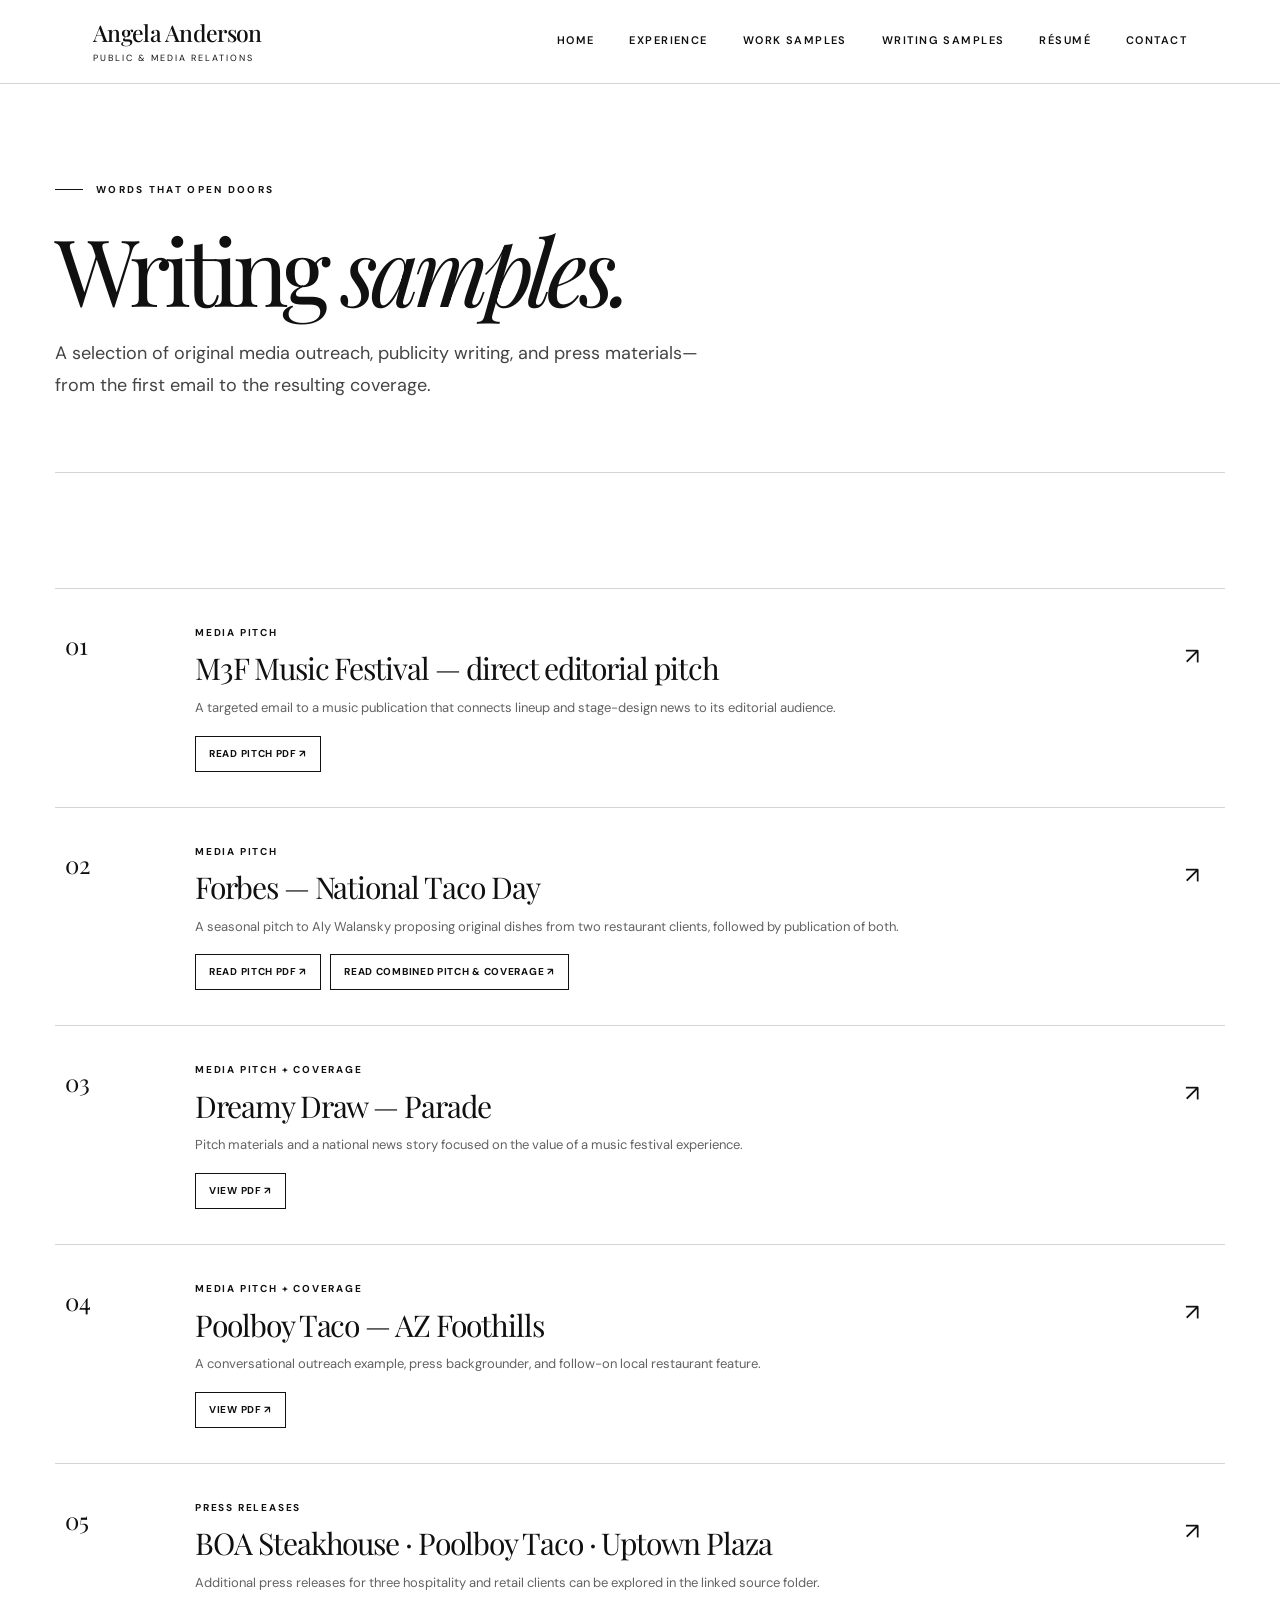
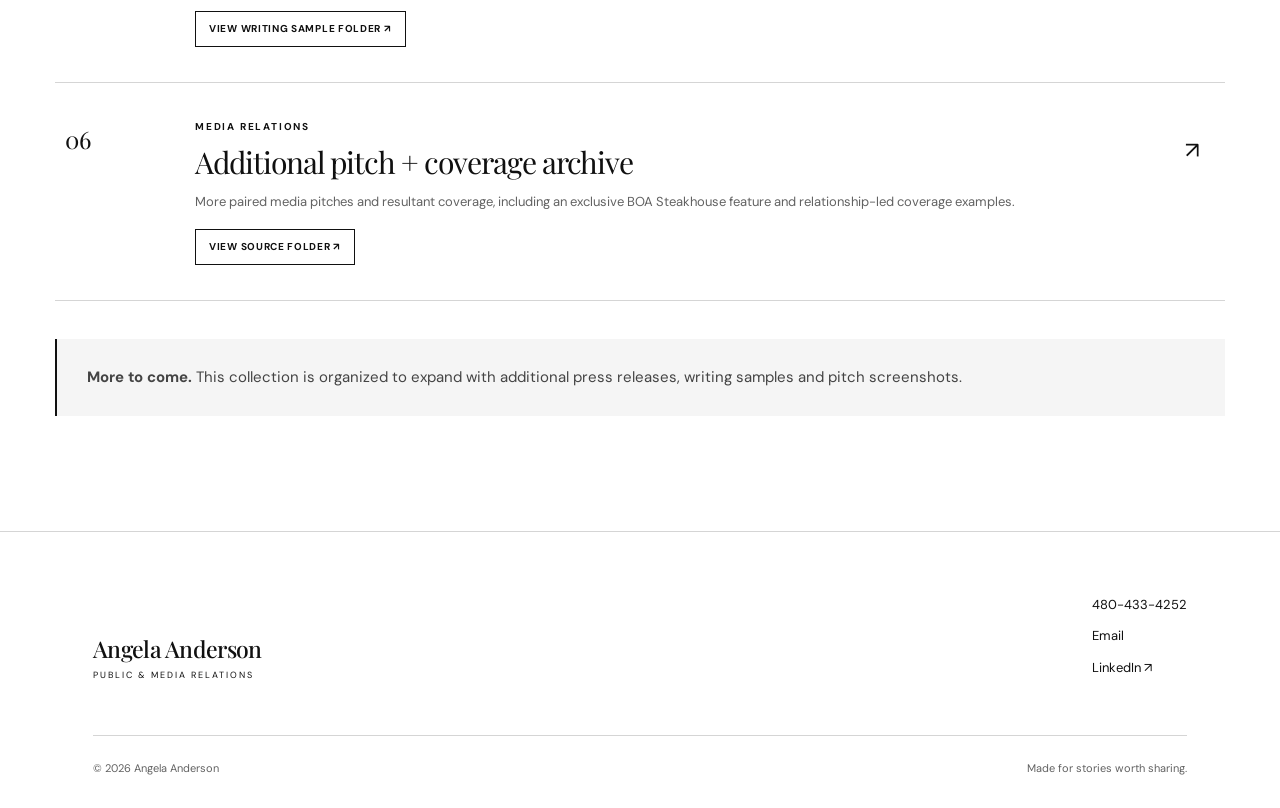
<file: writing.html>
<!doctype html><html lang="en"><head><meta charset="utf-8"><meta name="viewport" content="width=device-width,initial-scale=1"><meta name="theme-color" content="#ffffff"><title>Writing Samples | Angela Anderson</title><link rel="stylesheet" href="styles.css"></head><body><header class="site-header"><nav class="nav container" aria-label="Main navigation"><a class="brand" href="index.html"><strong>Angela Anderson</strong><span>Public &amp; Media Relations</span></a><button class="menu-toggle" aria-label="Open navigation" aria-expanded="false">☰</button><div class="nav-links"><a href="index.html">Home</a><a href="experience.html">Experience</a><a href="work.html">Work Samples</a><a href="writing.html">Writing Samples</a> <a href="resume.html">Résumé</a> <a href="index.html#contact">Contact</a></div></nav></header><main><section class="page-hero container"><div class="eyebrow">Words that open doors</div><h1>Writing <span class="italic">samples.</span></h1><p class="lead">A selection of original media outreach, publicity writing, and press materials—from the first email to the resulting coverage.</p></section><section class="section container"><div class="writing-list"><article class="writing-row"><div class="number">01</div><div><div class="sample-kicker">MEDIA PITCH</div><h3>M3F Music Festival — direct editorial pitch</h3><p>A targeted email to a music publication that connects lineup and stage-design news to its editorial audience.</p><div class="case-links"><a class="mini-link" href="samples/m3f-pitch.pdf" target="_blank" rel="noopener noreferrer">Read pitch PDF ↗</a></div></div><div class="arrow">↗</div></article><article class="writing-row"><div class="number">02</div><div><div class="sample-kicker">MEDIA PITCH</div><h3>Forbes — National Taco Day</h3><p>A seasonal pitch to Aly Walansky proposing original dishes from two restaurant clients, followed by publication of both.</p><div class="case-links"><a class="mini-link" href="samples/forbes-pitch.pdf" target="_blank" rel="noopener noreferrer">Read pitch PDF ↗</a> <a class="mini-link" href="samples/forbes-pitch-and-coverage.pdf" target="_blank" rel="noopener noreferrer">Read combined pitch &amp; coverage ↗</a></div></div><div class="arrow">↗</div></article><article class="writing-row"><div class="number">03</div><div><div class="sample-kicker">MEDIA PITCH + COVERAGE</div><h3>Dreamy Draw — Parade</h3><p>Pitch materials and a national news story focused on the value of a music festival experience.</p><div class="case-links"><a class="mini-link" href="samples/parade-pitch-and-coverage.pdf" target="_blank" rel="noopener noreferrer">View PDF ↗</a></div></div><div class="arrow">↗</div></article><article class="writing-row"><div class="number">04</div><div><div class="sample-kicker">MEDIA PITCH + COVERAGE</div><h3>Poolboy Taco — AZ Foothills</h3><p>A conversational outreach example, press backgrounder, and follow-on local restaurant feature.</p><div class="case-links"><a class="mini-link" href="samples/poolboy-pitch-and-coverage.pdf" target="_blank" rel="noopener noreferrer">View PDF ↗</a></div></div><div class="arrow">↗</div></article><article class="writing-row"><div class="number">05</div><div><div class="sample-kicker">PRESS RELEASES</div><h3>BOA Steakhouse · Poolboy Taco · Uptown Plaza</h3><p>Additional press releases for three hospitality and retail clients can be explored in the linked source folder.</p><div class="case-links"><a class="mini-link" href="https://www.dropbox.com/scl/fo/yy7a0554qlpp56c5y6pla/AFvtBzNJZcTneHXav_jQlFc?rlkey=ug8w55w0ui5dirsdev0wz070j&amp;st=nkl1o5lc&amp;dl=0" target="_blank" rel="noopener noreferrer">View writing sample folder ↗</a></div></div><div class="arrow">↗</div></article><article class="writing-row"><div class="number">06</div><div><div class="sample-kicker">MEDIA RELATIONS</div><h3>Additional pitch + coverage archive</h3><p>More paired media pitches and resultant coverage, including an exclusive BOA Steakhouse feature and relationship-led coverage examples.</p><div class="case-links"><a class="mini-link" href="https://www.dropbox.com/scl/fo/60pah2avyk372o3imdq11/AO5rWuzVaMgNlVVya6UEWkk?rlkey=bphqjw1x8yr5q69pyjyrgnpf0&amp;st=06yxpe97&amp;dl=0" target="_blank" rel="noopener noreferrer">View source folder ↗</a></div></div><div class="arrow">↗</div></article></div><div class="note"><strong>More to come.</strong> This collection is organized to expand with additional press releases, writing samples and pitch screenshots.</div></section></main><footer class="footer"><div class="container"><div class="footer-main"><a class="brand" href="index.html"><strong>Angela Anderson</strong><span>Public &amp; Media Relations</span></a><div class="footer-contact"><a href="tel:+14804334252">480-433-4252</a><a href="mailto:angelarandersonmedia@gmail.com">Email</a><a href="https://www.linkedin.com/in/angelaandersonr" target="_blank" rel="noopener noreferrer">LinkedIn ↗</a></div></div><div class="footer-bottom"><span>© 2026 Angela Anderson</span><span>Made for stories worth sharing.</span></div></div></footer><script src="script.js"></script></body></html>
</file>
<file: styles.css>
@import url('https://fonts.googleapis.com/css2?family=DM+Sans:wght@400;500;600;700&family=Playfair+Display:ital,wght@0,400;0,500;0,600;1,400;1,500&display=swap');
:root{--paper:#fff;--white:#fff;--ink:#101010;--muted:#626262;--accent:#111;--rule:#d5d5d5;--pale:#f3f3f3;--serif:'Playfair Display',Georgia,serif;--sans:'DM Sans',Arial,sans-serif}*{box-sizing:border-box}html{scroll-behavior:smooth}body{margin:0;background:var(--paper);color:var(--ink);font-family:var(--sans);font-size:15px;line-height:1.75}a{color:inherit;text-decoration:none}button{font:inherit}a:focus-visible,button:focus-visible{outline:2px solid var(--accent);outline-offset:4px}.container{max-width:1170px;padding:0 38px;margin:auto}.site-header{background:var(--paper);border-bottom:1px solid var(--rule);position:sticky;top:0;z-index:20}.nav{min-height:83px;display:flex;align-items:center;justify-content:space-between;gap:20px}.brand{display:flex;flex-direction:column;line-height:1.15}.brand strong{font-family:var(--serif);font-weight:500;font-size:23px;letter-spacing:-.03em}.brand span{font-size:9px;letter-spacing:.22em;text-transform:uppercase;color:var(--accent);margin-top:7px}.nav-links{display:flex;align-items:center;gap:35px}.nav-links a{font-size:11px;letter-spacing:.13em;text-transform:uppercase;font-weight:600;border-bottom:1px solid transparent;padding:8px 0}.nav-links a:hover,.nav-links a[aria-current=page]{color:var(--accent);border-bottom-color:var(--accent)}.menu-toggle{display:none;background:none;border:0;color:var(--ink);font-size:25px;cursor:pointer}.eyebrow{display:flex;align-items:center;gap:13px;font-size:10px;font-weight:700;letter-spacing:.23em;text-transform:uppercase;color:var(--accent)}.eyebrow:before{content:'';width:28px;border-top:1px solid var(--accent)}h1,h2,h3,p{margin-top:0}h1,h2,h3{font-family:var(--serif);font-weight:400}h1{font-size:clamp(56px,7.5vw,105px);letter-spacing:-.065em;line-height:1.06}h2{font-size:clamp(36px,4vw,57px);letter-spacing:-.05em;line-height:1.16}h3{font-size:27px;letter-spacing:-.035em;line-height:1.25}.italic{font-style:italic;color:var(--accent)}.lead{font-size:18px;line-height:1.8;color:#444;max-width:670px}.muted{color:var(--muted)}.hero{display:grid;grid-template-columns:1.15fr .85fr;min-height:660px;align-items:center;gap:70px;padding-top:70px;padding-bottom:90px}.hero h1{margin:26px 0 26px}.hero-copy{max-width:570px}.hero-copy p{max-width:490px;color:#555;font-size:17px}.hero-links{display:flex;flex-wrap:wrap;align-items:center;gap:27px;margin-top:34px}.btn{display:inline-block;background:var(--ink);color:var(--white);padding:15px 23px;text-transform:uppercase;font-size:10px;letter-spacing:.17em;font-weight:700;transition:background .2s}.btn:hover{background:var(--accent)}.text-link{display:inline-flex;align-items:center;gap:12px;font-size:11px;text-transform:uppercase;letter-spacing:.14em;font-weight:700;border-bottom:1px solid var(--accent);padding-bottom:6px}.text-link:after{content:'↗';font-size:15px;color:var(--accent)}.hero-art{height:510px;background:#eaeaea;position:relative;display:flex;align-items:center;justify-content:center;overflow:hidden}.hero-art:before{content:'';position:absolute;inset:30px;border:1px solid rgba(0,0,0,.23)}.hero-art:after{content:'A';font-family:var(--serif);position:absolute;font-size:440px;font-weight:400;line-height:1;color:rgba(0,0,0,.08);bottom:-135px;right:-20px}.hero-art-inner{position:relative;z-index:1;text-align:center;padding:25px}.hero-art-inner .small{display:block;font-size:10px;text-transform:uppercase;letter-spacing:.24em;color:var(--accent)}.hero-art-inner .large{font-family:var(--serif);font-style:italic;font-size:clamp(31px,3vw,43px);line-height:1.45;color:#111;margin:28px 0}.hero-art-inner .rule{width:45px;border-top:1px solid var(--accent);display:block;margin:auto}.marquee{background:var(--ink);color:#fff;padding:20px 0}.marquee-inner{display:flex;justify-content:space-between;gap:25px;font-size:10px;letter-spacing:.18em;text-transform:uppercase;flex-wrap:wrap}.marquee-inner span:before{content:'✦';color:#fff;margin-right:18px}.section{padding:115px 0}.section-top{display:flex;justify-content:space-between;align-items:end;gap:30px;margin-bottom:48px}.section-top h2{margin:16px 0 0}.about-grid{display:grid;grid-template-columns:.82fr 1.18fr;gap:80px;align-items:start}.about-side{padding-right:40px;border-right:1px solid var(--rule)}.about-side .eyebrow{margin-bottom:26px}.about-side h2{margin-bottom:24px}.about-copy p{margin-bottom:19px;color:#444}.about-copy .signature{font-family:var(--serif);font-size:28px;font-style:italic;color:var(--accent);margin-top:25px}.stats{display:grid;grid-template-columns:repeat(3,1fr);border-top:1px solid var(--rule);border-bottom:1px solid var(--rule);margin-top:48px}.stat{padding:26px 20px 24px}.stat:not(:last-child){border-right:1px solid var(--rule)}.stat strong{font-family:var(--serif);font-size:42px;font-weight:400;line-height:1.1;display:block}.stat span{display:block;font-size:10px;color:var(--muted);text-transform:uppercase;letter-spacing:.13em;line-height:1.5;margin-top:8px}.alt{background:var(--white)}.project-grid{display:grid;grid-template-columns:repeat(3,1fr);gap:20px}.project{border:1px solid var(--rule);min-height:350px;padding:31px;display:flex;flex-direction:column;background:var(--paper)}.project .index{font-family:var(--serif);font-size:17px;font-style:italic;color:var(--accent)}.project .motif{font-family:var(--serif);color:#c8c8c8;font-size:86px;font-style:italic;text-align:center;flex:1;display:flex;align-items:center;justify-content:center;line-height:1}.project h3{font-size:25px;margin:0 0 10px}.project p{font-size:13px;color:var(--muted);margin:0}.footer{border-top:1px solid var(--rule);padding:62px 0 30px}.footer-main{display:flex;justify-content:space-between;gap:50px;align-items:end}.footer h2{max-width:540px;margin:15px 0 26px}.footer-contact{display:flex;flex-direction:column;gap:9px;font-size:13px}.footer-bottom{border-top:1px solid var(--rule);display:flex;justify-content:space-between;gap:20px;padding-top:23px;margin-top:55px;color:var(--muted);font-size:11px}.page-hero{padding:97px 0 70px;border-bottom:1px solid var(--rule)}.page-hero h1{font-size:clamp(57px,8vw,93px);margin:20px 0}.page-hero .lead{margin-bottom:0}.timeline{max-width:970px;margin:0 auto}.job{display:grid;grid-template-columns:260px 1fr;gap:60px;padding:44px 0;border-bottom:1px solid var(--rule)}.job:first-child{padding-top:0}.job-meta{font-size:11px;letter-spacing:.1em;text-transform:uppercase;color:var(--accent)}.job-meta p{margin-top:15px;font-size:12px;text-transform:none;letter-spacing:0;color:var(--muted)}.job h3{margin-bottom:5px}.job .role{font-weight:700;font-size:12px;letter-spacing:.07em;text-transform:uppercase;margin:18px 0 13px}.job ul{padding-left:18px;margin:10px 0;color:#555}.job li{margin:0 0 10px;padding-left:6px}.job li::marker{color:var(--accent)}.subjob{margin-top:34px;padding-top:22px;border-top:1px solid var(--rule)}.education{display:grid;grid-template-columns:1fr 1fr;gap:30px}.edu-card{padding:32px;border:1px solid var(--rule);background:var(--white)}.edu-card .date{color:var(--accent);font-size:10px;letter-spacing:.18em;text-transform:uppercase}.edu-card h3{margin:16px 0 10px}.edu-card p{color:var(--muted);font-size:13px}.gallery-intro{max-width:780px;color:#555}.placeholder-grid{display:grid;grid-template-columns:repeat(2,1fr);gap:26px}.sample-card{background:var(--white);border:1px solid var(--rule)}.sample-visual{height:235px;background:#eee;display:flex;align-items:center;justify-content:center;position:relative;overflow:hidden}.sample-visual:before{content:'';position:absolute;inset:16px;border:1px solid #bbb}.sample-visual span{font-family:var(--serif);font-style:italic;font-size:56px;color:#aaa}.sample-text{padding:29px}.sample-kicker{font-size:10px;color:var(--accent);letter-spacing:.18em;text-transform:uppercase;font-weight:700}.sample-text h3{margin:10px 0;font-size:28px}.sample-text p{font-size:14px;color:var(--muted);margin-bottom:0}.note{margin-top:38px;padding:25px 30px;border-left:2px solid var(--accent);background:#f4f4f4;color:#444}.writing-list{border-top:1px solid var(--rule)}.writing-row{display:grid;grid-template-columns:100px 1fr 30px;gap:30px;padding:35px 10px;border-bottom:1px solid var(--rule);align-items:center}.writing-row .number{font-family:var(--serif);font-size:24px;color:var(--accent)}.writing-row h3{margin:9px 0;font-size:30px}.writing-row p{font-size:13px;color:var(--muted);margin:0}.writing-row .arrow{font-size:23px;color:var(--accent)}.contact-strip{background:var(--accent);color:white;padding:65px 0}.contact-strip h2{max-width:690px;margin:15px 0 18px}.contact-strip p{opacity:.82}.contact-strip .text-link{border-color:white}.contact-strip .text-link:after{color:white}@media(max-width:850px){.hero{grid-template-columns:1fr;gap:30px;min-height:0}.hero-art{height:350px}.about-grid{grid-template-columns:1fr;gap:35px}.about-side{border-right:0;padding-right:0}.job{grid-template-columns:1fr;gap:10px}.project-grid{grid-template-columns:1fr}.nav-links{gap:18px}.nav-links a{font-size:10px}}@media(max-width:600px){.container{padding:0 24px}.nav{min-height:74px}.menu-toggle{display:block}.nav-links{display:none;position:absolute;top:73px;left:0;right:0;padding:23px 24px 29px;background:var(--paper);border-bottom:1px solid var(--rule);flex-direction:column;align-items:flex-start;gap:17px}.nav-links.open{display:flex}.hero{padding-top:55px;padding-bottom:60px}.hero h1{font-size:63px}.hero-art{height:300px}.section{padding:75px 0}.stats{grid-template-columns:1fr}.stat:not(:last-child){border-right:0;border-bottom:1px solid var(--rule)}.section-top{align-items:start;flex-direction:column}.placeholder-grid,.education{grid-template-columns:1fr}.page-hero{padding:70px 0 48px}.writing-row{grid-template-columns:50px 1fr 16px;gap:15px}.writing-row h3{font-size:23px}.footer-main,.footer-bottom{flex-direction:column;align-items:start}.marquee-inner{justify-content:flex-start}.footer h2{font-size:40px}}

/* Monochrome editorial case-study layouts */
.case-list{padding-top:72px}.case{display:grid;grid-template-columns:42% 1fr;gap:55px;border-bottom:1px solid var(--rule);padding:0 0 62px;margin-bottom:62px;scroll-margin-top:110px}.case:last-child{margin-bottom:0;border-bottom:none}.case-image{height:315px;background:#ededed;overflow:hidden;position:relative;display:flex;align-items:center;justify-content:center;border:1px solid #ddd}.case-image img{width:100%;height:100%;object-fit:cover;filter:grayscale(1)}.case-type{font-family:var(--serif);font-size:140px;color:#bababa;font-style:italic}.case-detail h2{font-size:clamp(30px,3vw,43px);margin:12px 0 18px}.case-detail p{color:#555;font-size:14px;max-width:680px}.case-detail .case-note{border-left:2px solid #111;padding-left:14px;font-size:12px;color:#666}.case-links{display:flex;gap:9px;flex-wrap:wrap;margin-top:22px}.mini-link{font-size:10px;line-height:1.4;letter-spacing:.07em;font-weight:700;text-transform:uppercase;border:1px solid #111;padding:10px 13px;display:inline-block;transition:background .2s,color .2s}.mini-link:hover{background:#111;color:#fff}.writing-row .case-links{margin-top:16px}.writing-row{align-items:start}.writing-row .arrow{padding-top:12px}.contact-strip{background:#101010}.hero-art{background:#e9e9e9}.hero-art-inner .large{color:#151515}.note{background:#f5f5f5}.sample-visual{background:#eee}@media(max-width:780px){.case{grid-template-columns:1fr;gap:23px}.case-image{height:290px}}@media(max-width:600px){.case-image{height:235px}.case{margin-bottom:42px;padding-bottom:42px}}


/* Angela's homepage portrait */
.hero-art.hero-photo {
  background: transparent;
  border: none;
  padding: 0;
  overflow: hidden;
  height: auto;
  min-height: 0;
  aspect-ratio: auto;
}

.hero-art.hero-photo::before,
.hero-art.hero-photo::after {
  content: none !important;
  display: none !important;
}

.hero-art.hero-photo img {
  display: block;
  width: 100%;
  height: auto;
  object-fit: contain;
}
</file>
